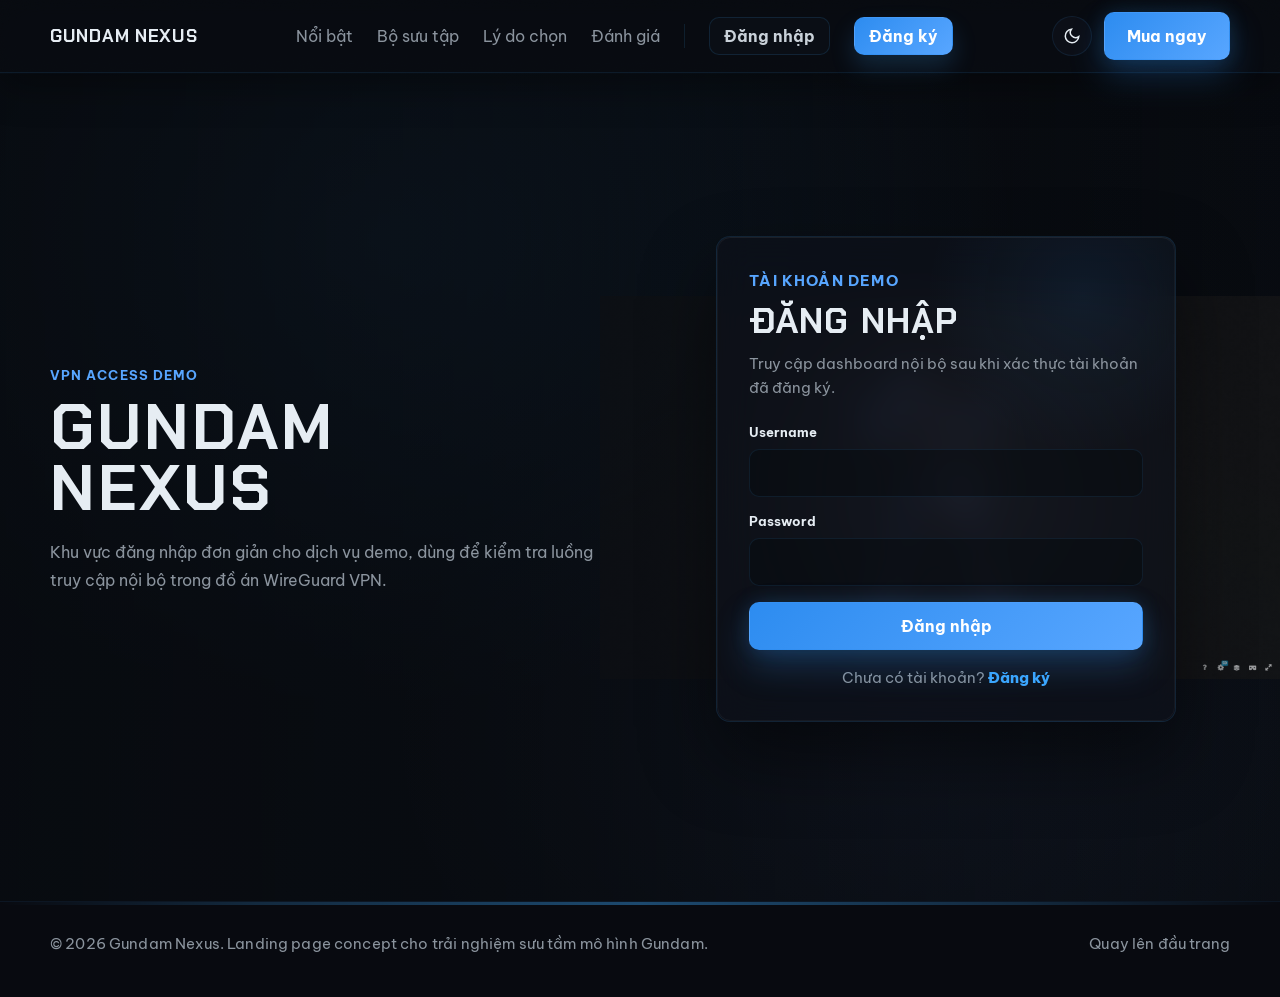
<file: dashboard.html>
<!DOCTYPE html>
<html lang="vi" data-theme="dark">
<head>
  <meta charset="UTF-8">
  <meta name="viewport" content="width=device-width, initial-scale=1.0">
  <meta name="description" content="Dashboard demo cho Gundam Nexus.">
  <meta property="og:title" content="Dashboard | Gundam Nexus">
  <meta property="og:description" content="Dashboard demo dùng localStorage cho đồ án VPN nội bộ.">
  <meta property="og:type" content="website">
  <meta property="og:image" content="./assets/images/Hinh-1.png">
  <link rel="icon" type="image/svg+xml" href="data:image/svg+xml,<svg xmlns='http://www.w3.org/2000/svg' viewBox='0 0 100 100'><text y='.9em' font-size='90'>🤖</text></svg>">
  <title>Dashboard | Gundam Nexus</title>
  <link rel="preconnect" href="https://fonts.googleapis.com">
  <link rel="preconnect" href="https://fonts.gstatic.com" crossorigin>
  <link href="https://fonts.googleapis.com/css2?family=Be+Vietnam+Pro:wght@400;500;600;700;800&family=Chakra+Petch:wght@500;600;700&display=swap" rel="stylesheet">
  <link rel="stylesheet" href="./css/base.css">
  <link rel="stylesheet" href="./css/layout.css">
  <link rel="stylesheet" href="./css/components.css">
  <link rel="stylesheet" href="./css/animations.css">
  <link rel="stylesheet" href="./css/responsive.css">
</head>
<body data-auth-page="dashboard">
  <a class="skip-link" href="#auth-main">Bỏ qua đến nội dung chính</a>
  <div class="scroll-progress" aria-hidden="true"></div>
  <div class="site-shell">
    <header class="site-header">
      <div class="container site-header__inner">
        <a class="brand" href="./index.html#hero">Gundam Nexus</a>
        <button class="hamburger" id="hamburger" type="button" aria-label="Mở menu" aria-expanded="false">
          <span class="hamburger__line"></span>
          <span class="hamburger__line"></span>
          <span class="hamburger__line"></span>
        </button>
        <nav class="main-nav" id="main-nav" aria-label="Điều hướng chính">
          <a href="./index.html#featured">Nổi bật</a>
          <a href="./index.html#collections">Bộ sưu tập</a>
          <a href="./index.html#benefits">Lý do chọn</a>
          <a href="./index.html#testimonials">Đánh giá</a>
          <span class="main-nav__divider" aria-hidden="true"></span>
          <a class="main-nav__auth" href="./login.html">Đăng nhập</a>
          <a class="main-nav__auth main-nav__auth--primary" href="./register.html">Đăng ký</a>
        </nav>
        <div class="site-header__actions">
          <button class="theme-toggle" id="theme-toggle" type="button" aria-label="Chuyển chế độ tối/sáng">
            <svg class="theme-toggle__icon theme-toggle__icon--sun" width="18" height="18" viewBox="0 0 24 24" fill="none" stroke="currentColor" stroke-width="2"><circle cx="12" cy="12" r="5"/><path d="M12 1v2M12 21v2M4.22 4.22l1.42 1.42M18.36 18.36l1.42 1.42M1 12h2M21 12h2M4.22 19.78l1.42-1.42M18.36 5.64l1.42-1.42"/></svg>
            <svg class="theme-toggle__icon theme-toggle__icon--moon" width="18" height="18" viewBox="0 0 24 24" fill="none" stroke="currentColor" stroke-width="2"><path d="M21 12.79A9 9 0 1111.21 3 7 7 0 0021 12.79z"/></svg>
          </button>
          <a class="button button--primary" href="./index.html#cta">Mua ngay</a>
        </div>
      </div>
    </header>

    <main>
      <section class="auth-section section" id="auth-main">
        <div class="container auth-layout">
          <div class="auth-copy">
            <p class="eyebrow">Internal access</p>
            <h1>Dashboard<br>demo</h1>
            <p>Khu vực này mô phỏng màn hình sau đăng nhập để kiểm tra dịch vụ khi nhân viên truy cập qua LAN hoặc WireGuard VPN.</p>
          </div>

          <div class="auth-panel">
            <section class="auth-card auth-dashboard" aria-labelledby="dashboard-title">
              <div class="auth-profile">
                <span class="auth-profile__badge">LAN/VPN</span>
                <h2 id="dashboard-title">Xin chào <span id="dashboard-username">user</span></h2>
                <p id="dashboard-status">Bạn đang truy cập hệ thống qua LAN/VPN nội bộ.</p>
              </div>

              <div class="auth-status-grid" aria-label="Thông tin tài khoản">
                <div class="auth-status-row">
                  <span>Vai trò mặc định</span>
                  <strong id="dashboard-role">Customer/User</strong>
                </div>
                <div class="auth-status-row">
                  <span>Họ tên</span>
                  <strong id="dashboard-full-name">-</strong>
                </div>
                <div class="auth-status-row">
                  <span>Email</span>
                  <strong id="dashboard-email">-</strong>
                </div>
              </div>

              <div class="auth-dashboard__actions">
                <button class="button button--primary" id="logout-button" type="button">Đăng xuất</button>
                <a class="button button--secondary" href="./index.html#featured">Về landing page</a>
              </div>
            </section>
          </div>
        </div>
      </section>
    </main>

    <footer class="site-footer">
      <div class="site-footer__separator" aria-hidden="true"></div>
      <div class="container site-footer__inner">
        <p>© 2026 Gundam Nexus. Landing page concept cho trải nghiệm sưu tầm mô hình Gundam.</p>
        <a href="./index.html#hero">Quay lên đầu trang</a>
      </div>
    </footer>
  </div>

  <script src="./js/enhancements.js"></script>
  <script src="./js/auth.js"></script>
</body>
</html>
</file>
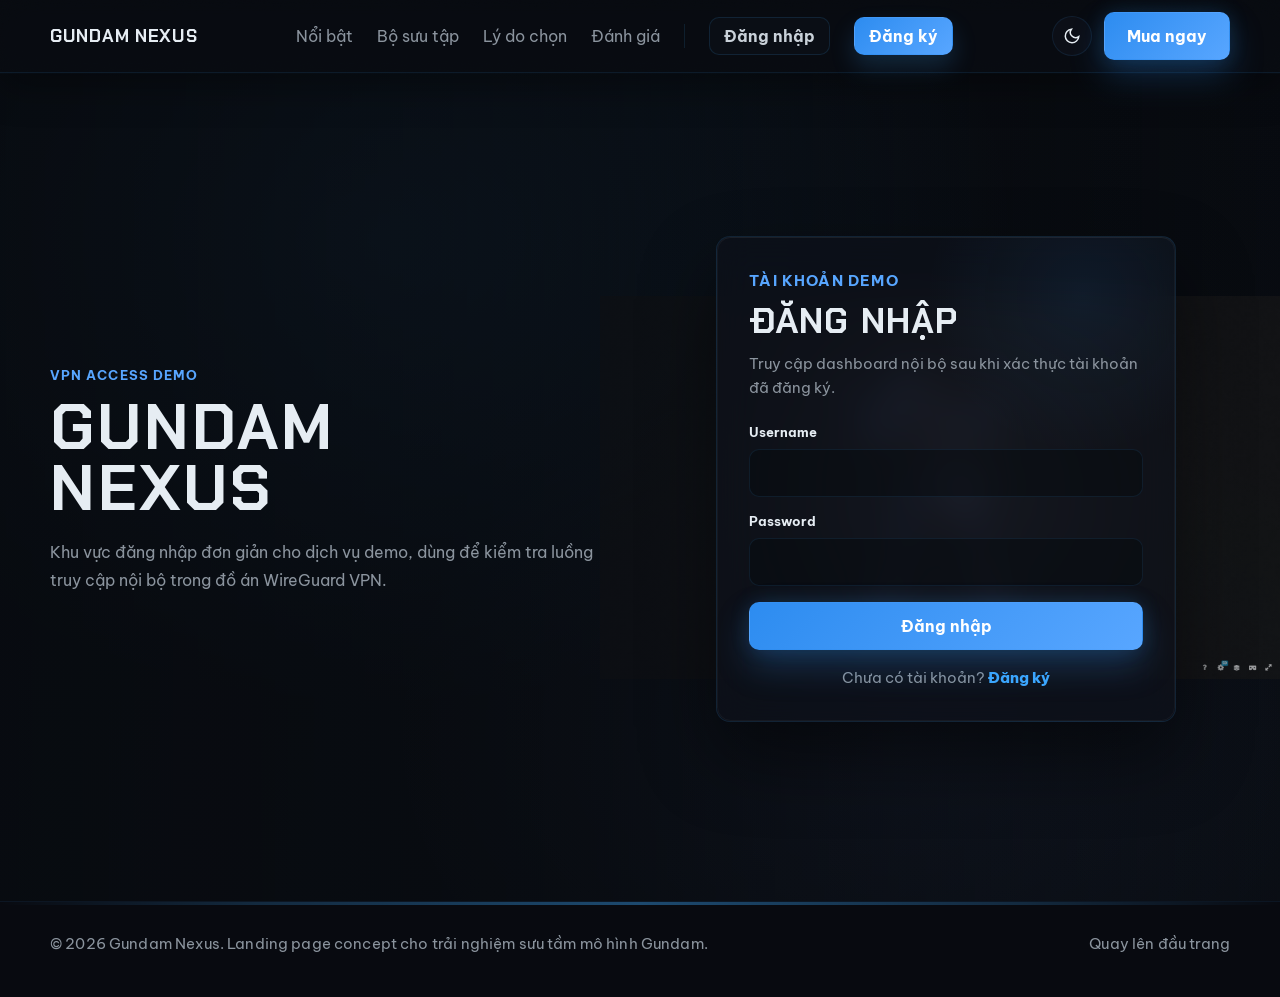
<file: login.html>
<!DOCTYPE html>
<html lang="vi" data-theme="dark">
<head>
  <meta charset="UTF-8">
  <meta name="viewport" content="width=device-width, initial-scale=1.0">
  <meta name="description" content="Đăng nhập demo cho Gundam Nexus.">
  <meta property="og:title" content="Đăng nhập | Gundam Nexus">
  <meta property="og:description" content="Trang đăng nhập demo dùng localStorage cho đồ án VPN nội bộ.">
  <meta property="og:type" content="website">
  <meta property="og:image" content="./assets/images/Hinh-1.png">
  <link rel="icon" type="image/svg+xml" href="data:image/svg+xml,<svg xmlns='http://www.w3.org/2000/svg' viewBox='0 0 100 100'><text y='.9em' font-size='90'>🤖</text></svg>">
  <title>Đăng nhập | Gundam Nexus</title>
  <link rel="preconnect" href="https://fonts.googleapis.com">
  <link rel="preconnect" href="https://fonts.gstatic.com" crossorigin>
  <link href="https://fonts.googleapis.com/css2?family=Be+Vietnam+Pro:wght@400;500;600;700;800&family=Chakra+Petch:wght@500;600;700&display=swap" rel="stylesheet">
  <link rel="stylesheet" href="./css/base.css">
  <link rel="stylesheet" href="./css/layout.css">
  <link rel="stylesheet" href="./css/components.css">
  <link rel="stylesheet" href="./css/animations.css">
  <link rel="stylesheet" href="./css/responsive.css">
</head>
<body data-auth-page="login">
  <a class="skip-link" href="#auth-main">Bỏ qua đến nội dung chính</a>
  <div class="scroll-progress" aria-hidden="true"></div>
  <div class="site-shell">
    <header class="site-header">
      <div class="container site-header__inner">
        <a class="brand" href="./index.html#hero">Gundam Nexus</a>
        <button class="hamburger" id="hamburger" type="button" aria-label="Mở menu" aria-expanded="false">
          <span class="hamburger__line"></span>
          <span class="hamburger__line"></span>
          <span class="hamburger__line"></span>
        </button>
        <nav class="main-nav" id="main-nav" aria-label="Điều hướng chính">
          <a href="./index.html#featured">Nổi bật</a>
          <a href="./index.html#collections">Bộ sưu tập</a>
          <a href="./index.html#benefits">Lý do chọn</a>
          <a href="./index.html#testimonials">Đánh giá</a>
          <span class="main-nav__divider" aria-hidden="true"></span>
          <a class="main-nav__auth" href="./login.html" aria-current="page">Đăng nhập</a>
          <a class="main-nav__auth main-nav__auth--primary" href="./register.html">Đăng ký</a>
        </nav>
        <div class="site-header__actions">
          <button class="theme-toggle" id="theme-toggle" type="button" aria-label="Chuyển chế độ tối/sáng">
            <svg class="theme-toggle__icon theme-toggle__icon--sun" width="18" height="18" viewBox="0 0 24 24" fill="none" stroke="currentColor" stroke-width="2"><circle cx="12" cy="12" r="5"/><path d="M12 1v2M12 21v2M4.22 4.22l1.42 1.42M18.36 18.36l1.42 1.42M1 12h2M21 12h2M4.22 19.78l1.42-1.42M18.36 5.64l1.42-1.42"/></svg>
            <svg class="theme-toggle__icon theme-toggle__icon--moon" width="18" height="18" viewBox="0 0 24 24" fill="none" stroke="currentColor" stroke-width="2"><path d="M21 12.79A9 9 0 1111.21 3 7 7 0 0021 12.79z"/></svg>
          </button>
          <a class="button button--primary" href="./index.html#cta">Mua ngay</a>
        </div>
      </div>
    </header>

    <main>
      <section class="auth-section section" id="auth-main">
        <div class="container auth-layout">
          <div class="auth-copy">
            <p class="eyebrow">VPN access demo</p>
            <h1>Gundam<br>Nexus</h1>
            <p>Khu vực đăng nhập đơn giản cho dịch vụ demo, dùng để kiểm tra luồng truy cập nội bộ trong đồ án WireGuard VPN.</p>
          </div>

          <div class="auth-panel">
            <section class="auth-card" aria-labelledby="login-title">
              <div class="auth-card__header">
                <p class="eyebrow">Tài khoản demo</p>
                <h2 id="login-title">Đăng nhập</h2>
                <p>Truy cập dashboard nội bộ sau khi xác thực tài khoản đã đăng ký.</p>
              </div>

              <form class="auth-form" id="login-form" novalidate>
                <div class="auth-field">
                  <label for="login-username">Username</label>
                  <input id="login-username" name="username" type="text" autocomplete="username" required>
                </div>

                <div class="auth-field">
                  <label for="login-password">Password</label>
                  <input id="login-password" name="password" type="password" autocomplete="current-password" minlength="6" required>
                </div>

                <p class="auth-message" id="login-message" hidden></p>

                <button class="button button--primary" type="submit">Đăng nhập</button>

                <p class="auth-form__footer">
                  Chưa có tài khoản? <a href="./register.html">Đăng ký</a>
                </p>
              </form>
            </section>
          </div>
        </div>
      </section>
    </main>

    <footer class="site-footer">
      <div class="site-footer__separator" aria-hidden="true"></div>
      <div class="container site-footer__inner">
        <p>© 2026 Gundam Nexus. Landing page concept cho trải nghiệm sưu tầm mô hình Gundam.</p>
        <a href="./index.html#hero">Quay lên đầu trang</a>
      </div>
    </footer>
  </div>

  <script src="./js/enhancements.js"></script>
  <script src="./js/auth.js"></script>
</body>
</html>
</file>
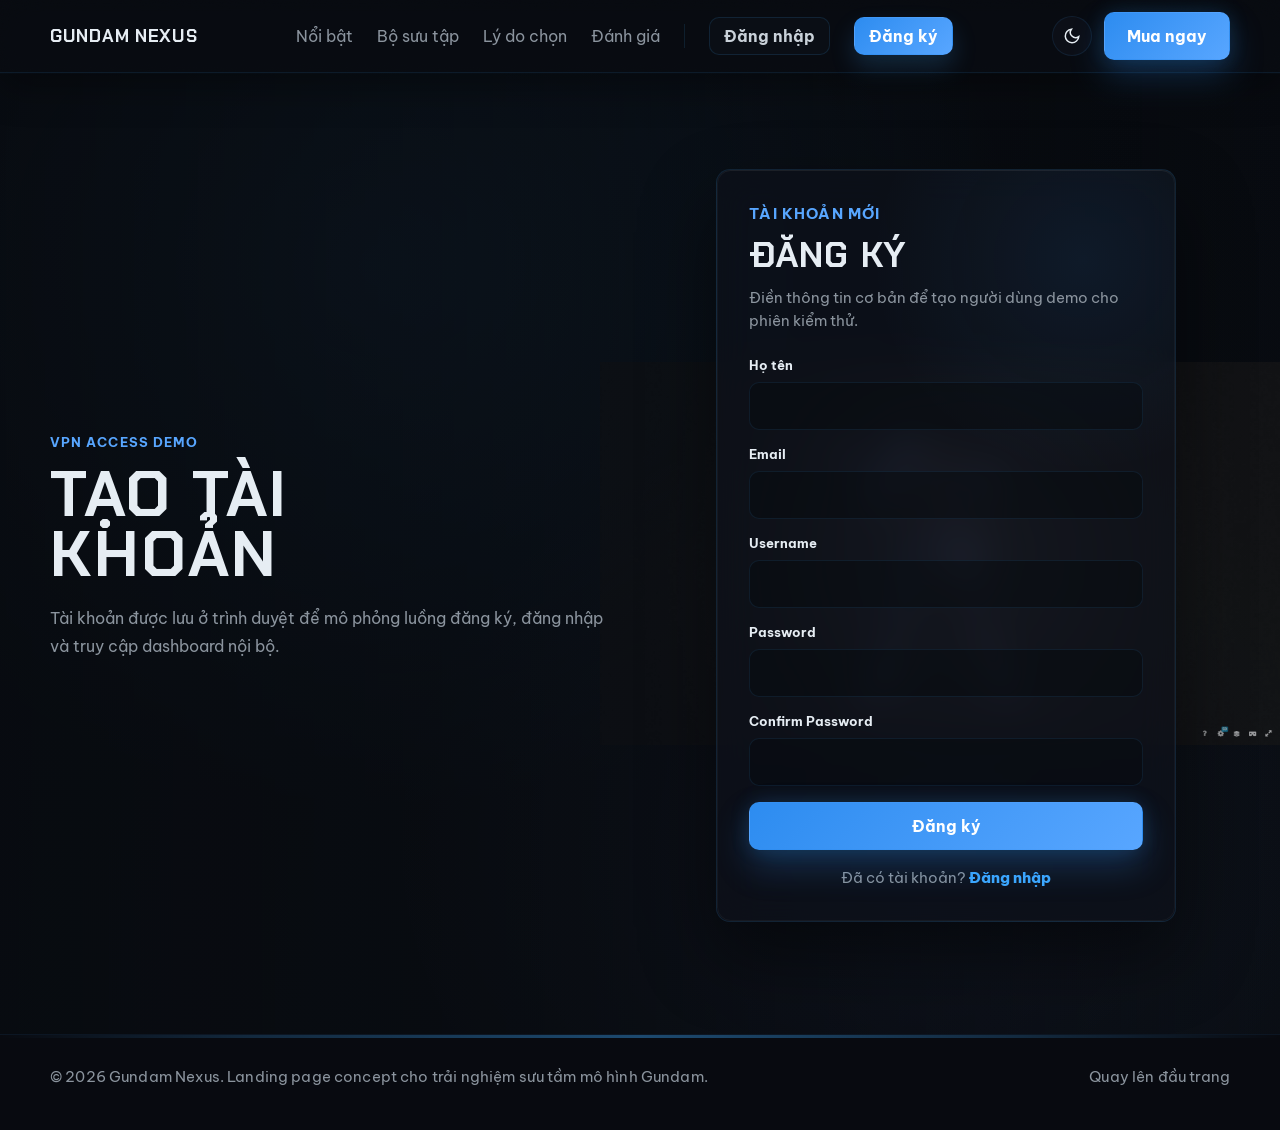
<file: register.html>
<!DOCTYPE html>
<html lang="vi" data-theme="dark">
<head>
  <meta charset="UTF-8">
  <meta name="viewport" content="width=device-width, initial-scale=1.0">
  <meta name="description" content="Đăng ký tài khoản demo cho Gundam Nexus.">
  <meta property="og:title" content="Đăng ký | Gundam Nexus">
  <meta property="og:description" content="Trang đăng ký demo dùng localStorage cho đồ án VPN nội bộ.">
  <meta property="og:type" content="website">
  <meta property="og:image" content="./assets/images/Hinh-1.png">
  <link rel="icon" type="image/svg+xml" href="data:image/svg+xml,<svg xmlns='http://www.w3.org/2000/svg' viewBox='0 0 100 100'><text y='.9em' font-size='90'>🤖</text></svg>">
  <title>Đăng ký | Gundam Nexus</title>
  <link rel="preconnect" href="https://fonts.googleapis.com">
  <link rel="preconnect" href="https://fonts.gstatic.com" crossorigin>
  <link href="https://fonts.googleapis.com/css2?family=Be+Vietnam+Pro:wght@400;500;600;700;800&family=Chakra+Petch:wght@500;600;700&display=swap" rel="stylesheet">
  <link rel="stylesheet" href="./css/base.css">
  <link rel="stylesheet" href="./css/layout.css">
  <link rel="stylesheet" href="./css/components.css">
  <link rel="stylesheet" href="./css/animations.css">
  <link rel="stylesheet" href="./css/responsive.css">
</head>
<body data-auth-page="register">
  <a class="skip-link" href="#auth-main">Bỏ qua đến nội dung chính</a>
  <div class="scroll-progress" aria-hidden="true"></div>
  <div class="site-shell">
    <header class="site-header">
      <div class="container site-header__inner">
        <a class="brand" href="./index.html#hero">Gundam Nexus</a>
        <button class="hamburger" id="hamburger" type="button" aria-label="Mở menu" aria-expanded="false">
          <span class="hamburger__line"></span>
          <span class="hamburger__line"></span>
          <span class="hamburger__line"></span>
        </button>
        <nav class="main-nav" id="main-nav" aria-label="Điều hướng chính">
          <a href="./index.html#featured">Nổi bật</a>
          <a href="./index.html#collections">Bộ sưu tập</a>
          <a href="./index.html#benefits">Lý do chọn</a>
          <a href="./index.html#testimonials">Đánh giá</a>
          <span class="main-nav__divider" aria-hidden="true"></span>
          <a class="main-nav__auth" href="./login.html">Đăng nhập</a>
          <a class="main-nav__auth main-nav__auth--primary" href="./register.html" aria-current="page">Đăng ký</a>
        </nav>
        <div class="site-header__actions">
          <button class="theme-toggle" id="theme-toggle" type="button" aria-label="Chuyển chế độ tối/sáng">
            <svg class="theme-toggle__icon theme-toggle__icon--sun" width="18" height="18" viewBox="0 0 24 24" fill="none" stroke="currentColor" stroke-width="2"><circle cx="12" cy="12" r="5"/><path d="M12 1v2M12 21v2M4.22 4.22l1.42 1.42M18.36 18.36l1.42 1.42M1 12h2M21 12h2M4.22 19.78l1.42-1.42M18.36 5.64l1.42-1.42"/></svg>
            <svg class="theme-toggle__icon theme-toggle__icon--moon" width="18" height="18" viewBox="0 0 24 24" fill="none" stroke="currentColor" stroke-width="2"><path d="M21 12.79A9 9 0 1111.21 3 7 7 0 0021 12.79z"/></svg>
          </button>
          <a class="button button--primary" href="./index.html#cta">Mua ngay</a>
        </div>
      </div>
    </header>

    <main>
      <section class="auth-section section" id="auth-main">
        <div class="container auth-layout">
          <div class="auth-copy">
            <p class="eyebrow">VPN access demo</p>
            <h1>Tạo tài<br>khoản</h1>
            <p>Tài khoản được lưu ở trình duyệt để mô phỏng luồng đăng ký, đăng nhập và truy cập dashboard nội bộ.</p>
          </div>

          <div class="auth-panel">
            <section class="auth-card" aria-labelledby="register-title">
              <div class="auth-card__header">
                <p class="eyebrow">Tài khoản mới</p>
                <h2 id="register-title">Đăng ký</h2>
                <p>Điền thông tin cơ bản để tạo người dùng demo cho phiên kiểm thử.</p>
              </div>

              <form class="auth-form" id="register-form" novalidate>
                <div class="auth-field">
                  <label for="register-full-name">Họ tên</label>
                  <input id="register-full-name" name="fullName" type="text" autocomplete="name" required>
                </div>

                <div class="auth-field">
                  <label for="register-email">Email</label>
                  <input id="register-email" name="email" type="email" autocomplete="email" required>
                </div>

                <div class="auth-field">
                  <label for="register-username">Username</label>
                  <input id="register-username" name="username" type="text" autocomplete="username" required>
                </div>

                <div class="auth-field">
                  <label for="register-password">Password</label>
                  <input id="register-password" name="password" type="password" autocomplete="new-password" minlength="6" required>
                </div>

                <div class="auth-field">
                  <label for="register-confirm-password">Confirm Password</label>
                  <input id="register-confirm-password" name="confirmPassword" type="password" autocomplete="new-password" minlength="6" required>
                </div>

                <p class="auth-message" id="register-message" hidden></p>

                <button class="button button--primary" type="submit">Đăng ký</button>

                <p class="auth-form__footer">
                  Đã có tài khoản? <a href="./login.html">Đăng nhập</a>
                </p>
              </form>
            </section>
          </div>
        </div>
      </section>
    </main>

    <footer class="site-footer">
      <div class="site-footer__separator" aria-hidden="true"></div>
      <div class="container site-footer__inner">
        <p>© 2026 Gundam Nexus. Landing page concept cho trải nghiệm sưu tầm mô hình Gundam.</p>
        <a href="./index.html#hero">Quay lên đầu trang</a>
      </div>
    </footer>
  </div>

  <script src="./js/enhancements.js"></script>
  <script src="./js/auth.js"></script>
</body>
</html>
</file>
<file: css/base.css>
:root {
  --bg-primary: #f5f9fc;
  --bg-secondary: #eaf2f9;
  --surface: rgba(255, 255, 255, 0.9);
  --surface-strong: #ffffff;
  --border-soft: rgba(18, 36, 62, 0.12);
  --text-primary: #121926;
  --text-secondary: #5b6b84;
  --accent-blue: #3da8ff;
  --accent-red: #ff6b6b;
  --accent-violet: #7f9bff;
  --accent-glow: rgba(61, 168, 255, 0.22);
  --shadow-strong: 0 20px 50px rgba(18, 36, 62, 0.12);
  --radius-sm: 6px;
  --radius-md: 10px;
  --radius-lg: 14px;
  --radius-xl: 20px;
  --container-width: 1180px;
  --font-display: "Chakra Petch", sans-serif;
  --font-body: "Be Vietnam Pro", sans-serif;
  --transition-base: 220ms ease;
  --glass-bg: rgba(255, 255, 255, 0.06);
  --glass-border: rgba(255, 255, 255, 0.12);
  --glass-blur: 20px;
  --glow-primary: rgba(61, 168, 255, 0.35);
  --glow-warm: rgba(255, 205, 91, 0.2);
  color-scheme: light;
}

[data-theme="dark"] {
  --bg-primary: #080b10;
  --bg-secondary: #0f1319;
  --surface: rgba(14, 18, 26, 0.88);
  --surface-strong: #111620;
  --border-soft: rgba(61, 168, 255, 0.1);
  --text-primary: #e6edf3;
  --text-secondary: #8b949e;
  --accent-glow: rgba(61, 168, 255, 0.4);
  --shadow-strong: 0 20px 60px rgba(0, 0, 0, 0.6);
  --glass-bg: rgba(14, 18, 26, 0.55);
  --glass-border: rgba(61, 168, 255, 0.12);
  --glow-primary: rgba(61, 168, 255, 0.5);
  --glow-warm: rgba(255, 205, 91, 0.25);
  color-scheme: dark;
}

*,
*::before,
*::after {
  box-sizing: border-box;
}

html {
  scroll-behavior: smooth;
}

body {
  margin: 0;
  min-width: 320px;
  font-family: var(--font-body);
  color: var(--text-primary);
  background: var(--bg-primary);
  transition: background-color 0.3s ease, color 0.3s ease;
}

[data-theme="dark"] body {
  background:
    radial-gradient(ellipse at 20% 0%, rgba(61, 168, 255, 0.12), transparent 40%),
    radial-gradient(ellipse at 80% 20%, rgba(127, 155, 255, 0.06), transparent 36%),
    radial-gradient(ellipse at 50% 80%, rgba(255, 205, 91, 0.04), transparent 30%),
    var(--bg-primary);
}

img {
  display: block;
  max-width: 100%;
}

a {
  color: inherit;
  text-decoration: none;
}

button,
input,
textarea,
select {
  font: inherit;
}

ul {
  margin: 0;
  padding: 0;
  list-style: none;
}

h1,
h2,
h3,
p,
blockquote {
  margin: 0;
}
</file>
<file: css/layout.css>
.site-shell {
  position: relative;
  overflow: hidden;
  background:
    linear-gradient(180deg, #ffffff 0%, #f7fbff 42%, #ffffff 100%);
  color: #121926;
}

[data-theme="dark"] .site-shell {
  background:
    linear-gradient(180deg, #080b10 0%, #0f1319 30%, #080b10 60%, #0f1319 100%);
  color: #e6edf3;
}

.container {
  width: min(calc(100% - 32px), var(--container-width));
  margin: 0 auto;
}

.section {
  padding: 88px 0;
}

.site-header {
  position: sticky;
  top: 0;
  z-index: 30;
  backdrop-filter: blur(18px) saturate(1.4);
  -webkit-backdrop-filter: blur(18px) saturate(1.4);
  background: rgba(255, 255, 255, 0.72);
  border-bottom: 1px solid rgba(61, 168, 255, 0.12);
  box-shadow: 0 10px 24px rgba(24, 45, 73, 0.06);
}

[data-theme="dark"] .site-header {
  background: rgba(8, 11, 16, 0.72);
  border-bottom-color: rgba(61, 168, 255, 0.1);
  box-shadow:
    0 10px 40px rgba(0, 0, 0, 0.4),
    0 0 1px rgba(61, 168, 255, 0.2);
}

.site-header__inner,
.site-footer__inner,
.cta__inner {
  display: flex;
  align-items: center;
  justify-content: space-between;
  gap: 24px;
}

.site-header__inner {
  min-height: 72px;
}

.hero__grid,
.product-grid,
.collection-grid,
.testimonial-grid {
  display: grid;
  gap: 24px;
}

.hero__grid {
  grid-template-columns: minmax(0, 1fr);
  align-items: end;
  min-height: calc(100vh - 88px);
  padding: 0 0 28px;
}

.product-showroom {
  display: grid;
  grid-template-columns: minmax(0, 0.72fr) minmax(370px, 1.28fr);
  align-items: start;
  gap: 32px;
  margin-bottom: 22px;
}

.product-grid {
  grid-template-columns: 1fr;
  gap: 10px;
}

.collection-grid {
  grid-template-columns: repeat(4, minmax(0, 1fr));
}

.testimonial-grid {
  grid-template-columns: repeat(3, minmax(0, 1fr));
}

.site-footer {
  border-top: 1px solid rgba(61, 168, 255, 0.1);
  padding: 32px 0 44px;
  background:
    linear-gradient(180deg, rgba(247, 251, 255, 0.6), rgba(255, 255, 255, 0.96));
}

[data-theme="dark"] .site-footer {
  background: rgba(8, 11, 16, 0.9);
  border-top-color: rgba(61, 168, 255, 0.08);
}

.cta__actions {
  flex-shrink: 0;
}
</file>
<file: css/components.css>
.brand,
.hero__title,
.hero__display-card h2,
.product-preview__info h3,
.section-heading h2,
.cta h2 {
  font-family: var(--font-display), var(--font-body), sans-serif;
}

[data-theme="dark"] .brand {
  color: #e6edf3;
}

.brand {
  color: #12243e;
  font-size: 1.12rem;
  font-weight: 800;
  letter-spacing: 0.04em;
  text-transform: uppercase;
}

.main-nav {
  display: flex;
  align-items: center;
  gap: 24px;
  color: #5d6d85;
}

.main-nav a {
  transition: color var(--transition-base);
}

.main-nav a:hover,
.site-footer a:hover {
  color: #2a92eb;
}

.main-nav__divider {
  width: 1px;
  height: 24px;
  background: var(--border-soft);
}

.main-nav__auth {
  min-height: 38px;
  padding: 0 14px;
  border: 1px solid var(--border-soft);
  border-radius: var(--radius-md);
  display: inline-flex;
  align-items: center;
  justify-content: center;
  color: var(--text-primary);
  font-weight: 700;
  transition:
    transform var(--transition-base),
    border-color var(--transition-base),
    background var(--transition-base),
    color var(--transition-base);
}

.main-nav__auth:hover {
  transform: translateY(-1px);
  border-color: rgba(61, 168, 255, 0.34);
  background: rgba(61, 168, 255, 0.08);
}

.main-nav__auth--primary {
  color: #ffffff;
  border-color: transparent;
  background: linear-gradient(135deg, #3da8ff, #7fd6ff);
  box-shadow: 0 12px 24px rgba(61, 168, 255, 0.18);
}

.main-nav__auth--primary:hover {
  color: #ffffff;
  box-shadow: 0 16px 30px rgba(61, 168, 255, 0.24);
}

.eyebrow {
  margin-bottom: 0;
  color: #3da8ff;
  font-size: 0.84rem;
  font-weight: 700;
  letter-spacing: 0.08em;
  text-transform: uppercase;
}

.button {
  position: relative;
  display: inline-flex;
  align-items: center;
  justify-content: center;
  min-height: 48px;
  padding: 0 22px;
  border: 1px solid transparent;
  border-radius: var(--radius-md);
  overflow: hidden;
  font-weight: 700;
  transform-origin: center;
  transition:
    transform 220ms cubic-bezier(0.22, 1, 0.36, 1),
    box-shadow 260ms ease,
    border-color 220ms ease,
    background-color 220ms ease,
    color 220ms ease;
}

.button:hover {
  transform: translateY(-2px) scale(1.02);
}

.button:active {
  transform: translateY(0) scale(0.985);
}

.button:focus-visible {
  outline: 2px solid rgba(61, 168, 255, 0.45);
  outline-offset: 2px;
}

.button--primary {
  color: #ffffff;
  background: linear-gradient(135deg, #3da8ff, #7fd6ff);
  box-shadow: 0 16px 30px rgba(61, 168, 255, 0.22);
}

.button--primary:hover {
  box-shadow: 0 20px 38px rgba(61, 168, 255, 0.28);
}

.button--secondary {
  color: #16365b;
  border-color: rgba(61, 168, 255, 0.2);
  background: rgba(255, 255, 255, 0.9);
  box-shadow: 0 12px 26px rgba(24, 45, 73, 0.08);
}

.button--secondary:hover {
  box-shadow: 0 16px 30px rgba(61, 168, 255, 0.14);
}

.button--ghost {
  color: #16365b;
  border-color: transparent;
  background: transparent;
}

.button--ghost:hover {
  color: #0f87e6;
  box-shadow: 0 12px 24px rgba(61, 168, 255, 0.08);
}

.button--large {
  min-width: 160px;
}

.hero {
  position: relative;
  width: 100%;
  margin: 0;
  min-height: calc(100vh - 88px);
  padding: 0;
  border: 0;
  border-radius: 0;
  overflow: hidden;
  background:
    radial-gradient(circle at top left, rgba(126, 203, 255, 0.3), transparent 28%),
    radial-gradient(circle at 84% 18%, rgba(255, 210, 112, 0.18), transparent 18%),
    linear-gradient(180deg, #ffffff 0%, #f5faff 58%, #edf5fb 100%);
  color: #121926;
}

[data-theme="dark"] .hero {
  background:
    radial-gradient(ellipse at 30% 20%, rgba(61, 168, 255, 0.15), transparent 50%),
    radial-gradient(ellipse at 70% 80%, rgba(127, 155, 255, 0.08), transparent 40%),
    linear-gradient(180deg, #080b10 0%, #0a0e14 100%);
  color: #e6edf3;
}

.hero::before {
  content: "";
  position: absolute;
  inset: 0;
  z-index: 1;
  background: linear-gradient(
    180deg,
    transparent 0%,
    transparent 50%,
    rgba(8, 11, 16, 0.4) 80%,
    rgba(8, 11, 16, 0.7) 100%
  );
  pointer-events: none;
  opacity: 0;
  transition: opacity 0.3s ease;
}

[data-theme="dark"] .hero::before {
  opacity: 1;
}

.hero::after {
  display: none;
}

.hero__showcase-backdrop {
  position: absolute;
  inset: 0;
  z-index: 0;
  border-radius: inherit;
  overflow: hidden;
}

.hero__showcase-iframe {
  display: block;
  width: 100%;
  height: 100%;
  border: 0;
  border-radius: inherit;
  transform: scale(1.03);
  transform-origin: center;
}

.hero__showcase-wash {
  display: none;
}

.hero__grid,
.hero__content {
  animation: heroFadeIn 620ms ease both;
}

.hero__grid {
  position: relative;
  z-index: 2;
  pointer-events: none;
}

/* ── Hero Content (replaces cta-cluster) ── */

.hero__content {
  position: absolute;
  left: 28px;
  bottom: 80px;
  z-index: 3;
  max-width: 480px;
  pointer-events: auto;
}

.hero__content .hero__cta-meta {
  margin: 0 0 8px;
  color: #5b6b84;
  font-size: 0.72rem;
  font-weight: 700;
  letter-spacing: 0.08em;
  text-transform: uppercase;
}

[data-theme="dark"] .hero__content .hero__cta-meta {
  color: rgba(61, 168, 255, 0.7);
}

.hero__content .hero__headline {
  margin: 0 0 12px;
  font-family: var(--font-display), var(--font-body), sans-serif;
  font-size: clamp(2.4rem, 5vw, 4rem);
  font-weight: 800;
  line-height: 0.95;
  letter-spacing: 0.04em;
  text-transform: uppercase;
  color: #121926;
}

[data-theme="dark"] .hero__content .hero__headline {
  color: #e6edf3;
  text-shadow: 0 2px 20px rgba(0, 0, 0, 0.4);
}

.hero__tagline {
  margin: 0 0 18px;
  font-size: 0.92rem;
  line-height: 1.55;
  color: #5b6b84;
  max-width: 36ch;
}

[data-theme="dark"] .hero__tagline {
  color: #8b949e;
}

.hero__content .hero__actions {
  display: flex;
  flex-wrap: nowrap;
  gap: 10px;
}

.hero__content .button {
  min-height: 44px;
  padding: 0 20px;
  border-radius: 10px;
  font-size: 0.88rem;
}

/* ── Hero Big Title Overlay ── */

.hero__big-title {
  position: absolute;
  bottom: 12%;
  right: -2%;
  z-index: 1;
  margin: 0;
  font-family: var(--font-display), var(--font-body), sans-serif;
  font-size: clamp(5rem, 14vw, 14rem);
  font-weight: 800;
  letter-spacing: 0.06em;
  line-height: 0.85;
  text-transform: uppercase;
  color: transparent;
  -webkit-text-stroke: 1px rgba(61, 168, 255, 0.15);
  pointer-events: none;
  user-select: none;
  opacity: 0.5;
}

[data-theme="dark"] .hero__big-title {
  -webkit-text-stroke: 1.5px rgba(61, 168, 255, 0.2);
  opacity: 0.6;
  text-shadow: 0 0 60px rgba(61, 168, 255, 0.1);
}

/* ── Hero Counter (01/09) ── */

.hero__counter {
  position: absolute;
  left: 28px;
  bottom: 28px;
  z-index: 3;
  display: flex;
  align-items: baseline;
  gap: 2px;
  font-family: var(--font-display), var(--font-body), sans-serif;
  pointer-events: none;
}

.hero__counter-current {
  font-size: clamp(2.4rem, 4vw, 3.6rem);
  font-weight: 800;
  color: #3da8ff;
  line-height: 1;
}

.hero__counter-divider {
  font-size: 1.2rem;
  color: rgba(61, 168, 255, 0.4);
  margin: 0 4px;
  font-weight: 600;
}

.hero__counter-total {
  font-size: 1.2rem;
  font-weight: 600;
  color: #5b6b84;
}

[data-theme="dark"] .hero__counter-current {
  color: #3da8ff;
  text-shadow: 0 0 20px rgba(61, 168, 255, 0.4);
}

[data-theme="dark"] .hero__counter-total {
  color: #8b949e;
}

/* ── Hero Stats Bar ── */

.hero__stats-bar {
  position: absolute;
  bottom: 0;
  left: 0;
  right: 0;
  z-index: 3;
  display: flex;
  align-items: center;
  justify-content: center;
  gap: 0;
  padding: 0;
  pointer-events: none;
}

.hero__stat {
  display: flex;
  flex-direction: column;
  align-items: center;
  gap: 4px;
  padding: 16px 32px;
  border-right: 1px solid rgba(61, 168, 255, 0.1);
  background: rgba(255, 255, 255, 0.6);
  backdrop-filter: blur(12px);
  -webkit-backdrop-filter: blur(12px);
}

.hero__stat:first-child {
  border-left: 1px solid rgba(61, 168, 255, 0.1);
}

[data-theme="dark"] .hero__stat {
  background: rgba(8, 11, 16, 0.55);
  border-right-color: rgba(61, 168, 255, 0.08);
}

[data-theme="dark"] .hero__stat:first-child {
  border-left-color: rgba(61, 168, 255, 0.08);
}

.hero__stat strong {
  font-family: var(--font-display), var(--font-body), sans-serif;
  font-size: 1.1rem;
  font-weight: 800;
  color: #121926;
  letter-spacing: 0.02em;
}

[data-theme="dark"] .hero__stat strong {
  color: #e6edf3;
}

.hero__stat span {
  font-size: 0.72rem;
  font-weight: 600;
  color: #5b6b84;
  letter-spacing: 0.06em;
  text-transform: uppercase;
}

[data-theme="dark"] .hero__stat span {
  color: #8b949e;
}

.hero__headline {
  margin: 0 0 12px;
  color: #121926;
  font-family: var(--font-display), var(--font-body), sans-serif;
  font-size: clamp(2.4rem, 5vw, 4rem);
  font-weight: 800;
  letter-spacing: 0.04em;
  text-transform: uppercase;
  line-height: 0.95;
}

.hero__status-row {
  display: flex;
  align-items: center;
  flex-wrap: wrap;
  gap: 12px;
  margin-bottom: 18px;
}

.hero__status-pill,
.hero__display-meta span,
.product-preview__meta span,
.product-preview__tag,
.quote-card,
.cta__inner {
  border: 1px solid rgba(61, 168, 255, 0.14);
  border-radius: var(--radius-md);
  background: rgba(255, 255, 255, 0.92);
}

[data-theme="dark"] .hero__status-pill,
[data-theme="dark"] .hero__display-meta span,
[data-theme="dark"] .product-preview__meta span,
[data-theme="dark"] .product-preview__tag,
[data-theme="dark"] .quote-card,
[data-theme="dark"] .cta__inner {
  border-color: rgba(61, 168, 255, 0.1);
  background: var(--glass-bg);
  backdrop-filter: blur(var(--glass-blur)) saturate(1.3);
  -webkit-backdrop-filter: blur(var(--glass-blur)) saturate(1.3);
}

.hero__status-pill {
  display: inline-flex;
  align-items: center;
  min-height: 34px;
  padding: 0 14px;
  color: #4d5d76;
  font-size: 0.92rem;
  box-shadow: 0 10px 22px rgba(61, 168, 255, 0.08);
}

.hero__title {
  max-width: 13ch;
  margin-top: 12px;
  color: #121926;
  font-size: clamp(2rem, 4.1vw, 4rem);
  line-height: 0.98;
  text-transform: uppercase;
}

.hero__text,
.section-heading p,
.benefit-item p,
.info-card p,
.quote-card footer,
.product-card__description,
.site-footer {
  color: #5b6b84;
}

.hero__text {
  max-width: 38ch;
  margin-top: 10px;
  font-size: 0.96rem;
  line-height: 1.58;
}

.hero__actions {
  display: flex;
  flex-wrap: nowrap;
  gap: 10px;
  margin-top: 8px;
}

.hero__note {
  max-width: 50ch;
  margin-top: 18px;
  color: #567089;
  font-size: 0.98rem;
  line-height: 1.68;
}

.hero__stats {
  display: flex;
  flex-wrap: wrap;
  gap: 28px;
  margin-top: 28px;
}

.hero__stats strong,
.product-preview__price-row strong {
  display: block;
  font-family: var(--font-display), var(--font-body), sans-serif;
}

.hero__stats strong {
  margin-bottom: 6px;
  color: #121926;
  font-size: 1.36rem;
}

.hero__stats span {
  color: #5a6982;
}

.hero__display-frame,
.product-showroom__grid-panel,
.product-preview__frame {
  position: relative;
  overflow: hidden;
  border-radius: var(--radius-lg);
  box-shadow:
    0 22px 56px rgba(24, 45, 73, 0.1),
    inset 0 1px 0 rgba(255, 255, 255, 0.86);
}

.hero__display-frame {
  min-height: 620px;
  padding: 18px;
  border: 1px solid rgba(61, 168, 255, 0.18);
  background:
    linear-gradient(180deg, rgba(255, 255, 255, 0.96), rgba(242, 248, 255, 0.94)),
    #ffffff;
}

.hero__display-header {
  display: flex;
  align-items: center;
  justify-content: space-between;
  gap: 16px;
  min-height: 44px;
  padding: 0 12px;
  border: 1px solid rgba(61, 168, 255, 0.16);
  border-radius: 10px;
  background: linear-gradient(180deg, rgba(255, 255, 255, 0.92), rgba(236, 245, 253, 0.86));
  box-shadow: 0 10px 22px rgba(24, 45, 73, 0.06);
  color: #5b6b84;
  font-size: 0.88rem;
}

.hero__display-header strong {
  color: #121926;
  font-family: var(--font-display), var(--font-body), sans-serif;
}


.hero__showcase-panel {
  display: none;
}

.hero__showcase-badge {
  position: static;
  margin-top: 14px;
  display: inline-flex;
  align-items: center;
  min-height: 32px;
  padding: 0 12px;
  border: 1px solid rgba(61, 168, 255, 0.16);
  border-radius: 999px;
  background: rgba(255, 255, 255, 0.92);
  color: #2f5172;
  font-size: 0.8rem;
  font-weight: 700;
  box-shadow: 0 10px 24px rgba(24, 45, 73, 0.08);
}

.hero__showcase-image-wrap,
.hero__showcase-image,
.hero__showcase-specs {
  display: none;
}

.hero__display-glow {
  position: absolute;
  border-radius: 50%;
  filter: none;
}

.hero__display-glow--blue {
  top: 94px;
  left: 36px;
  width: 180px;
  height: 180px;
  background: rgba(126, 203, 255, 0.22);
}

.hero__display-glow--gold {
  right: 46px;
  top: 168px;
  width: 120px;
  height: 120px;
  background: rgba(255, 205, 91, 0.12);
}

.featured {
  background: linear-gradient(180deg, #ffffff 0%, #f7fbff 100%);
}

.product-section__heading {
  max-width: 680px;
  margin-bottom: 40px;
}

.product-section__heading p {
  margin-top: 16px;
}

.product-showroom__grid-panel,
.product-preview__frame {
  border: 1px solid rgba(61, 168, 255, 0.12);
}

.product-showroom__grid-panel {
  --panel-accent-soft: rgba(123, 208, 255, 0.2);
  --panel-warm-soft: rgba(255, 205, 91, 0.12);
  display: grid;
  gap: 10px;
  padding: 14px;
  isolation: isolate;
  background:
    radial-gradient(circle at 78% 16%, rgba(255, 225, 153, 0.14), transparent 24%),
    radial-gradient(circle at 16% 22%, rgba(147, 214, 255, 0.18), transparent 30%),
    linear-gradient(170deg, rgba(242, 250, 255, 0.98), rgba(230, 242, 253, 0.96));
  box-shadow:
    0 30px 64px rgba(24, 45, 73, 0.12),
    inset 0 1px 0 rgba(255, 255, 255, 0.9);
}

.product-showroom__grid-panel::before,
.product-showroom__grid-panel::after {
  content: "";
  position: absolute;
  pointer-events: none;
  z-index: 0;
}

.product-showroom__grid-panel::before {
  inset: 8px;
  border: 1px solid rgba(61, 168, 255, 0.06);
  border-radius: var(--radius-md);
  background:
    linear-gradient(180deg, rgba(61, 168, 255, 0.04), rgba(255, 255, 255, 0) 34%),
    linear-gradient(180deg, rgba(255, 255, 255, 0.9), rgba(240, 247, 255, 0.4));
}

.product-showroom__grid-panel::after {
  left: 18%;
  right: 18%;
  top: 60px;
  height: 150px;
  border-radius: 50%;
  background: radial-gradient(circle, var(--panel-accent-soft), transparent 74%);
  filter: blur(16px);
  opacity: 0.62;
}

.product-showroom__grid-panel > * {
  position: relative;
  z-index: 1;
}

.product-grid.is-page-switching {
  pointer-events: none;
}

.product-grid.is-page-switching.is-forward {
  animation: productPageSwapForward 340ms cubic-bezier(0.22, 1, 0.36, 1);
}

.product-grid.is-page-switching.is-backward {
  animation: productPageSwapBackward 340ms cubic-bezier(0.22, 1, 0.36, 1);
}

.product-pagination {
  display: flex;
  align-items: center;
  justify-content: center;
  gap: 6px;
  margin-top: 8px;
}

.product-pagination__arrow,
.product-pagination__page {
  min-width: 30px;
  height: 30px;
  border: 1px solid rgba(61, 168, 255, 0.18);
  border-radius: 999px;
  background: rgba(255, 255, 255, 0.92);
  color: #264667;
  font-size: 0.82rem;
  font-weight: 700;
  transition:
    transform 180ms ease,
    border-color 220ms ease,
    box-shadow 220ms ease,
    background-color 220ms ease,
    color 220ms ease;
}

.product-pagination__arrow:hover:not(:disabled),
.product-pagination__page:hover {
  transform: translateY(-2px);
  border-color: rgba(61, 168, 255, 0.34);
  box-shadow: 0 10px 20px rgba(24, 45, 73, 0.1);
}

.product-pagination__arrow:disabled {
  cursor: not-allowed;
  opacity: 0.42;
}

.product-pagination__pages {
  display: flex;
  align-items: center;
  gap: 8px;
}

.product-pagination__page.is-current {
  border-color: rgba(61, 168, 255, 0.46);
  background: linear-gradient(180deg, #ffffff 0%, #eaf6ff 100%);
  color: #103356;
  box-shadow:
    0 12px 20px rgba(61, 168, 255, 0.18),
    0 0 0 1px rgba(61, 168, 255, 0.08);
}

@keyframes productPageSwapForward {
  from {
    opacity: 0;
    transform: translateX(14px);
  }

  to {
    opacity: 1;
    transform: translateX(0);
  }
}

@keyframes productPageSwapBackward {
  from {
    opacity: 0;
    transform: translateX(-14px);
  }

  to {
    opacity: 1;
    transform: translateX(0);
  }
}

.product-card {
  position: relative;
  isolation: isolate;
  display: grid;
  grid-template-columns: 72px 1fr;
  align-items: center;
  gap: 12px;
  width: 100%;
  padding: 10px;
  border: 1px solid rgba(20, 42, 78, 0.08);
  border-radius: var(--radius-md);
  background: linear-gradient(180deg, #ffffff 0%, #f8fbff 100%);
  box-shadow: 0 8px 20px rgba(20, 42, 78, 0.05);
  backface-visibility: hidden;
  cursor: pointer;
  text-align: left;
  overflow: hidden;
  transition:
    transform 260ms cubic-bezier(0.22, 1, 0.36, 1),
    box-shadow 320ms ease,
    border-color 280ms ease,
    background-color 280ms ease;
}

.product-card::before {
  content: "";
  position: absolute;
  left: var(--ripple-x, 50%);
  top: var(--ripple-y, 50%);
  width: 12px;
  height: 12px;
  border-radius: 50%;
  transform: translate(-50%, -50%) scale(0);
  background: var(--card-accent-soft, rgba(123, 208, 255, 0.2));
  opacity: 0;
  pointer-events: none;
  z-index: 0;
}

.product-card::after {
  content: "";
  position: absolute;
  inset: 0;
  background:
    radial-gradient(circle at top right, var(--card-accent-soft, rgba(123, 208, 255, 0.18)), transparent 46%),
    linear-gradient(180deg, rgba(255, 255, 255, 0.18), transparent 48%);
  opacity: 0;
  transition: opacity 260ms ease;
  pointer-events: none;
  z-index: 0;
}

.product-card:hover {
  transform: translateY(-4px) scale(1.005);
  border-color: rgba(61, 168, 255, 0.32);
  box-shadow:
    0 16px 32px rgba(20, 42, 78, 0.1),
    0 0 0 1px rgba(61, 168, 255, 0.08);
}

.product-card:hover::after,
.product-card.is-active::after {
  opacity: 1;
}

.product-card.is-active {
  transform: translateY(-2px);
  border-color: rgba(61, 168, 255, 0.42);
  background: linear-gradient(180deg, #ffffff 0%, #edf7ff 100%);
  box-shadow:
    0 14px 28px rgba(61, 168, 255, 0.14),
    0 0 0 1px rgba(61, 168, 255, 0.08);
}

.product-card.is-rippling::before {
  animation: cardRipple 560ms ease-out;
}

.product-card.is-pressing {
  transform: translateY(-2px) scale(0.985);
  transition-duration: 120ms;
}

.product-card:focus-visible {
  outline: 2px solid rgba(61, 168, 255, 0.55);
  outline-offset: 2px;
}

.product-card__media {
  position: relative;
  display: block;
  width: 72px;
  height: 72px;
  flex-shrink: 0;
  border: 1px solid rgba(61, 168, 255, 0.12);
  border-radius: var(--radius-sm);
  background:
    linear-gradient(180deg, rgba(255, 255, 255, 0.96), rgba(236, 245, 252, 0.96));
  overflow: hidden;
  transition:
    border-color 240ms ease,
    box-shadow 280ms ease;
}

.product-card:hover .product-card__media,
.product-card.is-active .product-card__media {
  border-color: rgba(61, 168, 255, 0.24);
  box-shadow: 0 16px 30px rgba(61, 168, 255, 0.1);
}

.product-card__image {
  width: 100%;
  height: 100%;
  padding: 0;
  object-fit: contain;
  transition:
    transform 260ms cubic-bezier(0.22, 1, 0.36, 1),
    filter 260ms ease;
}

.product-card:hover .product-card__image,
.product-card.is-active .product-card__image {
  transform: scale(1.04);
  filter: drop-shadow(0 14px 18px rgba(24, 45, 73, 0.12));
}

.product-card__body {
  position: relative;
  display: flex;
  flex-direction: column;
  gap: 4px;
  min-width: 0;
}

.product-card__tag {
  position: static;
  display: inline-flex;
  align-items: center;
  align-self: flex-start;
  min-height: 22px;
  padding: 0 8px;
  border: 1px solid rgba(61, 168, 255, 0.16);
  border-radius: 999px;
  background: rgba(255, 255, 255, 0.94);
  color: #345374;
  font-size: 0.68rem;
  font-weight: 700;
  box-shadow: 0 4px 10px rgba(20, 42, 78, 0.04);
}

.product-card__tag--sale {
  background: linear-gradient(135deg, #ff4d4d, #ff6b6b);
  border-color: rgba(255, 77, 77, 0.3);
  color: #fff;
  box-shadow: 0 4px 12px rgba(255, 77, 77, 0.2);
}

[data-theme="dark"] .product-card__tag--sale {
  background: linear-gradient(135deg, #ff4d4d, #ff6b6b);
  border-color: rgba(255, 77, 77, 0.4);
}

.product-card__price-old {
  color: #8b949e;
  font-weight: 400;
  font-size: 0.74rem;
  text-decoration: line-through;
  opacity: 0.7;
}

.product-card__sale-badge {
  display: inline-flex;
  align-items: center;
  align-self: flex-start;
  padding: 2px 7px;
  border-radius: 6px;
  background: rgba(255, 77, 77, 0.12);
  color: #ff4d4d;
  font-size: 0.68rem;
  font-weight: 800;
  letter-spacing: 0.02em;
}

[data-theme="dark"] .product-card__sale-badge {
  background: rgba(255, 77, 77, 0.15);
  color: #ff6b6b;
}

/* ── Preview Sale Price ── */

.product-preview__price-old {
  color: #8b949e;
  font-size: 0.92rem;
  font-weight: 500;
  text-decoration: line-through;
  opacity: 0.65;
  margin-right: 8px;
}

.product-preview__price-row strong {
  color: #143256;
}

[data-theme="dark"] .product-preview__price-row strong {
  color: #ff6b6b;
}

.product-card__name {
  color: #121926;
  font-size: 0.92rem;
  font-weight: 700;
  line-height: 1.3;
  min-width: 0;
  overflow: hidden;
  text-overflow: ellipsis;
  white-space: nowrap;
  transition: color 220ms ease;
}

.product-card__price {
  color: #3d7ab5;
  font-size: 0.82rem;
  font-weight: 700;
  letter-spacing: 0.01em;
}

.product-card:hover .product-card__name,
.product-card.is-active .product-card__name {
  color: #0f1e34;
}

.product-preview {
  position: sticky;
  top: 96px;
}

.product-preview__frame {
  --preview-accent: #7bd0ff;
  --preview-accent-soft: rgba(123, 208, 255, 0.22);
  --preview-warm-soft: rgba(255, 205, 91, 0.12);
  padding: 28px;
  isolation: isolate;
  background:
    radial-gradient(circle at 78% 16%, rgba(255, 225, 153, 0.2), transparent 24%),
    radial-gradient(circle at 16% 22%, rgba(147, 214, 255, 0.24), transparent 30%),
    linear-gradient(170deg, rgba(242, 250, 255, 0.98), rgba(230, 242, 253, 0.96));
  box-shadow:
    0 34px 76px rgba(24, 45, 73, 0.14),
    inset 0 1px 0 rgba(255, 255, 255, 0.9);
}

.product-preview__frame::before,
.product-preview__frame::after {
  content: "";
  position: absolute;
  pointer-events: none;
  z-index: 0;
}

.product-preview__frame::before {
  inset: 14px;
  border: 1px solid rgba(61, 168, 255, 0.08);
  border-radius: var(--radius-md);
  background:
    linear-gradient(180deg, rgba(61, 168, 255, 0.04), rgba(255, 255, 255, 0) 34%),
    linear-gradient(180deg, rgba(255, 255, 255, 0.9), rgba(240, 247, 255, 0.4));
}

.product-preview__frame::after {
  left: 16%;
  right: 16%;
  top: 84px;
  height: 246px;
  border-radius: 50%;
  background: radial-gradient(circle, rgba(170, 224, 255, 0.62), transparent 74%);
  filter: blur(20px);
  opacity: 0.88;
}

.product-preview__glow {
  position: absolute;
  border-radius: 50%;
  filter: blur(30px);
  pointer-events: none;
}

.product-preview__glow--blue {
  top: 68px;
  left: 28px;
  width: 184px;
  height: 184px;
  background: var(--preview-accent-soft);
}

.product-preview__glow--warm {
  right: 38px;
  bottom: 144px;
  width: 126px;
  height: 126px;
  background: var(--preview-warm-soft);
}

.product-preview__header,
.product-preview__visual,
.product-preview__info {
  position: relative;
  z-index: 1;
}

.product-preview__header {
  display: flex;
  align-items: center;
  justify-content: space-between;
  gap: 16px;
  color: #5d6d85;
  font-size: 0.92rem;
}

.product-preview__header strong {
  color: #121926;
  font-family: var(--font-display), var(--font-body), sans-serif;
}

.product-preview__visual {
  margin-top: 24px;
  padding: 8px;
  border-radius: calc(var(--radius-md) + 2px);
  background:
    linear-gradient(180deg, rgba(122, 200, 255, 0.2), rgba(255, 255, 255, 0) 48%),
    radial-gradient(circle at 50% 12%, rgba(255, 255, 255, 0.7), transparent 58%);
}

.product-preview__stage {
  position: relative;
  min-height: 444px;
  border: 1px solid rgba(61, 168, 255, 0.2);
  border-radius: var(--radius-md);
  background:
    linear-gradient(180deg, rgba(248, 252, 255, 0.99), rgba(231, 242, 252, 0.97));
  box-shadow:
    inset 0 1px 0 rgba(255, 255, 255, 0.92),
    inset 0 -44px 72px rgba(61, 168, 255, 0.08),
    0 22px 38px rgba(24, 45, 73, 0.1);
  overflow: hidden;
}

.product-preview__panel-lines {
  position: absolute;
  inset: 0;
  background:
    linear-gradient(rgba(61, 168, 255, 0.07) 1px, transparent 1px),
    linear-gradient(90deg, rgba(61, 168, 255, 0.07) 1px, transparent 1px);
  background-size: 56px 56px;
  mask-image: linear-gradient(180deg, rgba(0, 0, 0, 0.9), transparent 90%);
}

.product-preview__spotlight {
  position: absolute;
  left: 50%;
  top: 8px;
  width: 78%;
  height: 70%;
  border-radius: 50%;
  transform: translateX(-50%);
  background: radial-gradient(circle, rgba(255, 255, 255, 0.98) 0%, rgba(163, 225, 255, 0.5) 42%, transparent 76%);
  filter: blur(16px);
  opacity: 1;
}

.product-preview__viewer-shell {
  position: absolute;
  inset: 18px 18px 26px;
  z-index: 1;
  display: grid;
  grid-template-rows: minmax(0, 1fr) auto;
  gap: 12px;
}

.product-preview__viewer-frame {
  position: relative;
  min-height: 0;
  border: 1px solid rgba(61, 168, 255, 0.2);
  border-radius: calc(var(--radius-md) - 2px);
  background: linear-gradient(180deg, rgba(255, 255, 255, 0.99), rgba(233, 243, 252, 0.97));
  box-shadow: 0 20px 38px rgba(24, 45, 73, 0.12);
  overflow: hidden;
}

.product-preview__viewer-frame::after {
  content: "";
  position: absolute;
  left: 14%;
  right: 14%;
  bottom: 4px;
  height: 72px;
  border-radius: 50%;
  background: radial-gradient(circle, rgba(15, 31, 54, 0.26), rgba(15, 31, 54, 0.04) 66%, transparent 72%);
  pointer-events: none;
}

.product-preview__iframe {
  display: block;
  width: 100%;
  height: 100%;
  border: 0;
  background: #eef4fb;
  transform: scale(1.04);
  transform-origin: center;
}

.product-preview__viewer-hint {
  justify-self: center;
  display: inline-flex;
  align-items: center;
  min-height: 34px;
  padding: 0 14px;
  border: 1px solid rgba(61, 168, 255, 0.14);
  border-radius: 999px;
  background: rgba(255, 255, 255, 0.92);
  color: #4a627c;
  font-size: 0.82rem;
  font-weight: 600;
  text-align: center;
  box-shadow: 0 10px 24px rgba(24, 45, 73, 0.06);
}

.product-preview__image-wrap {
  position: absolute;
  inset: 20px 20px 28px;
  display: grid;
  place-items: center;
  z-index: 1;
}

.product-preview__image-wrap::after {
  content: "";
  position: absolute;
  left: 16%;
  right: 16%;
  bottom: 6px;
  height: 78px;
  border-radius: 50%;
  background: radial-gradient(circle, rgba(18, 25, 38, 0.18), rgba(18, 25, 38, 0.03) 68%, transparent 72%);
  opacity: 0.28;
}

.product-preview__image {
  position: relative;
  z-index: 1;
  width: 100%;
  height: 100%;
  object-fit: contain;
  transform: translateY(0) scale(1);
  filter: drop-shadow(0 24px 34px rgba(17, 34, 58, 0.16));
}

.product-preview__fallback-note {
  position: absolute;
  left: 20px;
  right: 20px;
  bottom: 18px;
  z-index: 1;
  padding: 12px 14px;
  border: 1px solid rgba(61, 168, 255, 0.12);
  border-radius: var(--radius-sm);
  background: rgba(255, 255, 255, 0.9);
  color: #5b6b84;
  font-size: 0.9rem;
  line-height: 1.6;
  box-shadow: 0 12px 24px rgba(24, 45, 73, 0.06);
}

.product-preview__viewer-shell[hidden],
.product-preview__image-wrap[hidden],
.product-preview__fallback-note[hidden],
.product-preview__source[hidden] {
  display: none;
}

.product-preview__source {
  position: relative;
  z-index: 1;
  margin-top: 22px;
  padding: 14px 16px;
  border: 1px solid rgba(61, 168, 255, 0.12);
  border-radius: var(--radius-sm);
  background: rgba(255, 255, 255, 0.88);
  box-shadow: 0 14px 28px rgba(24, 45, 73, 0.05);
}

.product-preview__source-label {
  display: inline-block;
  color: #355476;
  font-size: 0.78rem;
  font-weight: 700;
  letter-spacing: 0;
  text-transform: uppercase;
}

.product-preview__source-text {
  margin-top: 6px;
  color: #5b6b84;
  font-size: 0.92rem;
  line-height: 1.6;
}

.product-preview__source-text a {
  color: #0f87e6;
  font-weight: 700;
}

.product-preview__source-text a:hover {
  color: #0d74c4;
}

.product-preview__info {
  margin-top: 24px;
}

.product-preview__tag {
  display: inline-flex;
  align-items: center;
  min-height: 28px;
  padding: 0 10px;
  color: #2f5172;
  font-size: 0.8rem;
  font-weight: 700;
}

.product-preview__info h3 {
  margin-top: 12px;
  color: #121926;
  font-size: clamp(1.5rem, 2.6vw, 2rem);
  line-height: 1.1;
}

.product-preview__info p {
  margin-top: 10px;
  color: #5b6b84;
  font-size: 0.94rem;
  line-height: 1.68;
  display: -webkit-box;
  -webkit-line-clamp: 3;
  line-clamp: 3;
  -webkit-box-orient: vertical;
  overflow: hidden;
}

.product-preview__price-row {
  display: flex;
  align-items: center;
  justify-content: space-between;
  gap: 16px;
  margin-top: 22px;
  padding-top: 18px;
  border-top: 1px solid rgba(61, 168, 255, 0.12);
}

.product-preview__price-row strong {
  color: #143256;
  font-size: 1.28rem;
}

.product-preview__price-row span {
  color: #55708f;
  font-size: 0.95rem;
  font-weight: 700;
}

.product-preview__meta {
  display: flex;
  flex-wrap: wrap;
  gap: 8px;
  margin-top: 16px;
}

.product-preview__meta span {
  min-height: 30px;
  padding: 0 10px;
  display: inline-flex;
  align-items: center;
  color: #325374;
  font-size: 0.84rem;
}

.product-preview__button {
  margin-top: 20px;
}

.product-preview.is-switching .product-preview__visual,
.product-preview.is-switching .product-preview__info,
.product-preview.is-switching .product-preview__source,
.product-preview.is-switching .product-preview__image {
  animation-duration: 520ms;
  animation-timing-function: cubic-bezier(0.22, 1, 0.36, 1);
  animation-fill-mode: both;
}

.product-preview[data-direction="forward"].is-switching .product-preview__visual,
.product-preview[data-direction="forward"].is-switching .product-preview__info {
  animation-name: previewSwapForward;
}

.product-preview[data-direction="backward"].is-switching .product-preview__visual,
.product-preview[data-direction="backward"].is-switching .product-preview__info {
  animation-name: previewSwapBackward;
}

.product-preview[data-direction="forward"].is-switching .product-preview__image {
  animation-name: previewImageSwapForward;
}

.product-preview[data-direction="backward"].is-switching .product-preview__image {
  animation-name: previewImageSwapBackward;
}

.collections,
.testimonials {
  background: linear-gradient(180deg, #f5f9fd 0%, #ffffff 100%);
}

.benefits {
  background: #ffffff;
}

.cta {
  background: linear-gradient(180deg, #f0f6fc 0%, #f7fbff 100%);
}

[data-theme="dark"] .collections,
[data-theme="dark"] .testimonials {
  background:
    radial-gradient(ellipse at 30% 0%, rgba(61, 168, 255, 0.06), transparent 50%),
    linear-gradient(180deg, #0a0e14 0%, #080b10 100%);
}

[data-theme="dark"] .benefits {
  background:
    radial-gradient(ellipse at 70% 50%, rgba(127, 155, 255, 0.05), transparent 50%),
    #080b10;
}

[data-theme="dark"] .cta {
  background:
    radial-gradient(ellipse at 50% 0%, rgba(61, 168, 255, 0.08), transparent 40%),
    linear-gradient(180deg, #0a0e14 0%, #080b10 100%);
}

[data-theme="dark"] .featured {
  background:
    radial-gradient(ellipse at 20% 30%, rgba(61, 168, 255, 0.06), transparent 50%),
    linear-gradient(180deg, #080b10 0%, #0a0e14 100%);
}

.section-heading {
  max-width: 760px;
  margin-bottom: 36px;
}

.section-heading h2 {
  color: #121926;
  font-size: clamp(2rem, 3.2vw, 3.2rem);
  line-height: 1.08;
  letter-spacing: -0.02em;
  text-transform: uppercase;
}

.section-heading p {
  margin-top: 14px;
  line-height: 1.7;
  max-width: 56ch;
}

.collection-grid,
.testimonial-grid {
  gap: 20px;
}

.quote-card {
  position: relative;
  overflow: hidden;
  padding: 28px;
  border: 1px solid rgba(61, 168, 255, 0.1);
  background:
    linear-gradient(180deg, rgba(255, 255, 255, 0.98), rgba(248, 251, 255, 0.96));
  box-shadow:
    0 14px 36px rgba(24, 45, 73, 0.06),
    inset 0 1px 0 rgba(255, 255, 255, 0.9);
  transition:
    transform 320ms cubic-bezier(0.22, 1, 0.36, 1),
    box-shadow 320ms ease,
    border-color 280ms ease;
}

[data-theme="dark"] .quote-card {
  background: var(--glass-bg);
  backdrop-filter: blur(var(--glass-blur)) saturate(1.3);
  -webkit-backdrop-filter: blur(var(--glass-blur)) saturate(1.3);
  border-color: rgba(61, 168, 255, 0.1);
  box-shadow:
    0 14px 40px rgba(0, 0, 0, 0.3),
    inset 0 1px 0 rgba(255, 255, 255, 0.04),
    0 0 0 1px rgba(61, 168, 255, 0.04);
}

[data-theme="dark"] .quote-card:hover {
  border-color: rgba(61, 168, 255, 0.25);
  box-shadow:
    0 20px 50px rgba(0, 0, 0, 0.4),
    0 0 30px rgba(61, 168, 255, 0.08),
    inset 0 1px 0 rgba(255, 255, 255, 0.06);
}

/* ── Grade Panels (Collections) ── */

.grade-panels {
  display: grid;
  grid-template-columns: repeat(4, 1fr);
  gap: 6px;
  min-height: 520px;
  border-radius: var(--radius-lg);
  overflow: hidden;
}

.grade-panel {
  position: relative;
  overflow: hidden;
  cursor: pointer;
  clip-path: polygon(0 0, 100% 0, 100% 100%, 0 100%);
  transition: flex 500ms cubic-bezier(0.22, 1, 0.36, 1);
}

.grade-panels:hover .grade-panel {
  filter: brightness(0.7);
  transition: filter 400ms ease, flex 500ms cubic-bezier(0.22, 1, 0.36, 1);
}

.grade-panels:hover .grade-panel:hover {
  filter: brightness(1);
}

.grade-panel__bg {
  position: absolute;
  inset: 0;
  z-index: 0;
}

.grade-panel__bg img {
  width: 100%;
  height: 100%;
  object-fit: cover;
  object-position: center top;
  transition: transform 600ms cubic-bezier(0.22, 1, 0.36, 1);
}

.grade-panel:hover .grade-panel__bg img {
  transform: scale(1.08);
}

.grade-panel__overlay {
  position: absolute;
  inset: 0;
  z-index: 1;
  background: linear-gradient(
    180deg,
    rgba(8, 11, 16, 0.15) 0%,
    rgba(8, 11, 16, 0.3) 40%,
    rgba(8, 11, 16, 0.85) 100%
  );
  pointer-events: none;
}

.grade-panel__accent {
  position: absolute;
  bottom: 0;
  left: 0;
  right: 0;
  height: 4px;
  z-index: 3;
  transition: height 400ms ease;
}

.grade-panel:hover .grade-panel__accent {
  height: 6px;
}

.grade-panel--eg .grade-panel__accent {
  background: linear-gradient(90deg, #3da8ff, #7fd6ff);
}

.grade-panel--hg .grade-panel__accent {
  background: linear-gradient(90deg, #58a6ff, #a0dcff);
}

.grade-panel--mg .grade-panel__accent {
  background: linear-gradient(90deg, #f0b429, #ffd56b);
}

.grade-panel--pg .grade-panel__accent {
  background: linear-gradient(90deg, #ff4d4d, #ff8a8a);
}

.grade-panel__content {
  position: absolute;
  inset: 0;
  z-index: 2;
  display: flex;
  flex-direction: column;
  justify-content: flex-end;
  padding: 24px 20px;
}

.grade-panel__label {
  display: inline-flex;
  align-self: flex-start;
  padding: 4px 12px;
  border-radius: 999px;
  background: rgba(255, 255, 255, 0.12);
  backdrop-filter: blur(8px);
  -webkit-backdrop-filter: blur(8px);
  border: 1px solid rgba(255, 255, 255, 0.15);
  color: rgba(255, 255, 255, 0.9);
  font-size: 0.72rem;
  font-weight: 700;
  letter-spacing: 0.04em;
  text-transform: uppercase;
  margin-bottom: 10px;
  opacity: 0;
  transform: translateY(8px);
  transition: opacity 400ms ease 100ms, transform 400ms ease 100ms;
}

.grade-panel:hover .grade-panel__label {
  opacity: 1;
  transform: translateY(0);
}

.grade-panel__desc {
  margin: 0 0 12px;
  color: rgba(255, 255, 255, 0.75);
  font-size: 0.82rem;
  line-height: 1.5;
  max-height: 0;
  overflow: hidden;
  opacity: 0;
  transition: max-height 500ms ease, opacity 300ms ease;
}

.grade-panel:hover .grade-panel__desc {
  max-height: 80px;
  opacity: 1;
}

.grade-panel__title {
  margin: 0;
  font-family: var(--font-display), var(--font-body), sans-serif;
  font-size: clamp(1.6rem, 2.5vw, 2.4rem);
  font-weight: 800;
  line-height: 0.95;
  text-transform: uppercase;
  color: #fff;
  text-shadow: 0 2px 20px rgba(0, 0, 0, 0.5);
  letter-spacing: 0.02em;
}

.grade-panel--eg .grade-panel__title {
  background: linear-gradient(135deg, #fff, #7fd6ff);
  -webkit-background-clip: text;
  -webkit-text-fill-color: transparent;
  background-clip: text;
}

.grade-panel--hg .grade-panel__title {
  background: linear-gradient(135deg, #fff, #a0dcff);
  -webkit-background-clip: text;
  -webkit-text-fill-color: transparent;
  background-clip: text;
}

.grade-panel--mg .grade-panel__title {
  background: linear-gradient(135deg, #fff, #ffd56b);
  -webkit-background-clip: text;
  -webkit-text-fill-color: transparent;
  background-clip: text;
}

.grade-panel--pg .grade-panel__title {
  background: linear-gradient(135deg, #fff, #ff8a8a);
  -webkit-background-clip: text;
  -webkit-text-fill-color: transparent;
  background-clip: text;
}

/* ── Benefit Strips (Editorial) ── */

.benefit-strips {
  display: flex;
  flex-direction: column;
  gap: 8px;
}

.benefit-strip {
  position: relative;
  min-height: 240px;
  overflow: hidden;
  border-radius: var(--radius-lg);
  cursor: default;
}

.benefit-strip__bg {
  position: absolute;
  inset: 0;
  z-index: 0;
}

.benefit-strip__bg img {
  width: 100%;
  height: 100%;
  object-fit: cover;
  object-position: center;
  transition: transform 800ms cubic-bezier(0.22, 1, 0.36, 1);
}

.benefit-strip:hover .benefit-strip__bg img {
  transform: scale(1.04);
}

.benefit-strip__overlay {
  position: absolute;
  inset: 0;
  z-index: 1;
  background: linear-gradient(
    90deg,
    rgba(8, 11, 16, 0.88) 0%,
    rgba(8, 11, 16, 0.6) 40%,
    rgba(8, 11, 16, 0.3) 100%
  );
  pointer-events: none;
}

.benefit-strip:nth-child(even) .benefit-strip__overlay {
  background: linear-gradient(
    270deg,
    rgba(8, 11, 16, 0.88) 0%,
    rgba(8, 11, 16, 0.6) 40%,
    rgba(8, 11, 16, 0.3) 100%
  );
}

.benefit-strip__accent-line {
  position: absolute;
  top: 0;
  bottom: 0;
  width: 4px;
  z-index: 3;
  background: linear-gradient(180deg, #3da8ff, rgba(61, 168, 255, 0.2));
  left: 0;
  transition: width 300ms ease;
}

.benefit-strip:hover .benefit-strip__accent-line {
  width: 6px;
}

.benefit-strip:nth-child(2) .benefit-strip__accent-line {
  left: auto;
  right: 0;
  background: linear-gradient(180deg, #f0b429, rgba(240, 180, 41, 0.2));
}

.benefit-strip:nth-child(3) .benefit-strip__accent-line {
  background: linear-gradient(180deg, #58a6ff, rgba(88, 166, 255, 0.2));
}

.benefit-strip__content {
  position: relative;
  z-index: 2;
  display: flex;
  align-items: center;
  gap: 28px;
  height: 100%;
  min-height: 240px;
  padding: 32px 40px;
}

.benefit-strip__content--right {
  justify-content: flex-end;
  text-align: right;
}

.benefit-strip__content--right .benefit-strip__text {
  order: -1;
}

.benefit-strip__index {
  font-family: var(--font-display), var(--font-body), sans-serif;
  font-size: clamp(3.5rem, 7vw, 6rem);
  font-weight: 800;
  line-height: 1;
  color: transparent;
  -webkit-text-stroke: 2px rgba(255, 255, 255, 0.3);
  flex-shrink: 0;
  user-select: none;
}

.benefit-strip:nth-child(1) .benefit-strip__index {
  -webkit-text-stroke-color: rgba(61, 168, 255, 0.5);
}

.benefit-strip:nth-child(2) .benefit-strip__index {
  -webkit-text-stroke-color: rgba(240, 180, 41, 0.5);
}

.benefit-strip:nth-child(3) .benefit-strip__index {
  -webkit-text-stroke-color: rgba(88, 166, 255, 0.5);
}

.benefit-strip__text {
  max-width: 500px;
}

.benefit-strip__text h3 {
  margin: 0 0 8px;
  color: #fff;
  font-family: var(--font-display), var(--font-body), sans-serif;
  font-size: clamp(1.3rem, 2.5vw, 1.8rem);
  font-weight: 800;
  text-transform: uppercase;
  letter-spacing: 0.02em;
  text-shadow: 0 2px 16px rgba(0, 0, 0, 0.4);
}

.benefit-strip__text p {
  margin: 0;
  color: rgba(255, 255, 255, 0.7);
  font-size: 0.92rem;
  line-height: 1.65;
}

/* ── Enhanced Quote Cards (Testimonials) ── */

.quote-card__accent-bar {
  position: absolute;
  top: 0;
  left: 0;
  right: 0;
  height: 3px;
  background: linear-gradient(90deg, #3da8ff, rgba(127, 214, 255, 0.4));
  transform: skewX(-12deg);
  transform-origin: left;
}

.quote-card:nth-child(2) .quote-card__accent-bar {
  background: linear-gradient(90deg, #f0b429, rgba(255, 213, 107, 0.4));
}

.quote-card:nth-child(3) .quote-card__accent-bar {
  background: linear-gradient(90deg, #58a6ff, rgba(127, 155, 255, 0.4));
}

.quote-card__big-mark {
  position: absolute;
  top: 8px;
  right: 16px;
  font-family: Georgia, "Times New Roman", serif;
  font-size: 8rem;
  line-height: 1;
  color: rgba(61, 168, 255, 0.06);
  pointer-events: none;
  user-select: none;
}

[data-theme="dark"] .quote-card__big-mark {
  color: rgba(61, 168, 255, 0.08);
}

.quote-card::before {
  content: "";
  position: absolute;
  left: 24px;
  right: 24px;
  top: 0;
  height: 0;
  background: none;
}

.quote-card::after {
  display: none;
}

.quote-card__label {
  display: inline-flex;
  align-items: center;
  min-height: 28px;
  padding: 0 10px;
  margin-bottom: 14px;
  border: 1px solid rgba(61, 168, 255, 0.14);
  border-radius: 999px;
  background: rgba(255, 255, 255, 0.9);
  color: #355476;
  font-size: 0.78rem;
  font-weight: 700;
}

.quote-card p {
  margin-bottom: 16px;
  color: #12243e;
  font-size: 1.02rem;
  line-height: 1.72;
}

.quote-card footer {
  display: flex;
  flex-direction: column;
  gap: 2px;
}

.quote-card footer strong {
  color: #121926;
  font-size: 0.95rem;
}

.quote-card footer span {
  color: #5b6b84;
  font-size: 0.82rem;
}

[data-theme="dark"] .quote-card footer strong {
  color: #e6edf3;
}

[data-theme="dark"] .quote-card footer span {
  color: #8b949e;
}

[data-theme="dark"] .quote-card__label {
  background: rgba(61, 168, 255, 0.08);
  border-color: rgba(61, 168, 255, 0.12);
  color: #58a6ff;
}

[data-theme="dark"] .quote-card p {
  color: #c9d1d9;
}

/* ── CTA Dramatic Banner ── */

.cta {
  position: relative;
  overflow: hidden;
}

.cta__bg-wrap {
  position: absolute;
  inset: 0;
  z-index: 0;
}

.cta__bg-img {
  width: 100%;
  height: 100%;
  object-fit: cover;
  object-position: center;
  opacity: 0.15;
  filter: blur(2px);
}

[data-theme="dark"] .cta__bg-img {
  opacity: 0.1;
}

.cta__bg-overlay {
  position: absolute;
  inset: 0;
  background: linear-gradient(
    180deg,
    rgba(245, 249, 253, 0.92) 0%,
    rgba(240, 246, 252, 0.96) 100%
  );
}

[data-theme="dark"] .cta__bg-overlay {
  background: linear-gradient(
    180deg,
    rgba(8, 11, 16, 0.9) 0%,
    rgba(10, 14, 20, 0.95) 100%
  );
}

.cta__big-text {
  position: absolute;
  top: 50%;
  left: 50%;
  transform: translate(-50%, -50%);
  z-index: 0;
  margin: 0;
  font-family: var(--font-display), var(--font-body), sans-serif;
  font-size: clamp(4rem, 12vw, 12rem);
  font-weight: 800;
  letter-spacing: 0.08em;
  text-transform: uppercase;
  color: transparent;
  -webkit-text-stroke: 1px rgba(61, 168, 255, 0.08);
  pointer-events: none;
  user-select: none;
  white-space: nowrap;
}

[data-theme="dark"] .cta__big-text {
  -webkit-text-stroke: 1.5px rgba(61, 168, 255, 0.12);
}

.cta__inner {
  position: relative;
  z-index: 2;
  overflow: hidden;
  padding: 44px 40px;
  align-items: center;
  border: 1px solid rgba(61, 168, 255, 0.14);
  border-radius: var(--radius-lg);
  background:
    radial-gradient(circle at top right, rgba(123, 208, 255, 0.18), transparent 24%),
    radial-gradient(circle at bottom left, rgba(255, 214, 120, 0.14), transparent 20%),
    linear-gradient(180deg, rgba(255, 255, 255, 0.98), rgba(245, 250, 255, 0.96));
  box-shadow:
    0 22px 50px rgba(24, 45, 73, 0.08),
    inset 0 1px 0 rgba(255, 255, 255, 0.92);
}

.cta__content {
  max-width: 58ch;
}

.cta__actions {
  display: flex;
  flex-wrap: wrap;
  gap: 14px;
  justify-content: flex-end;
}

.cta__inner p {
  max-width: 52ch;
  margin-top: 12px;
  color: #5b6b84;
  line-height: 1.7;
}

.cta__content h2 {
  max-width: 22ch;
}

.site-footer {
  position: relative;
  color: #62728a;
  font-size: 0.92rem;
  letter-spacing: 0.01em;
}

.site-footer__separator {
  position: absolute;
  top: 0;
  left: 0;
  right: 0;
  height: 3px;
  background: linear-gradient(90deg,
    transparent,
    rgba(61, 168, 255, 0.3) 20%,
    rgba(61, 168, 255, 0.6) 50%,
    rgba(61, 168, 255, 0.3) 80%,
    transparent
  );
}

[data-theme="dark"] .site-footer__separator {
  background: linear-gradient(90deg,
    transparent,
    rgba(61, 168, 255, 0.2) 20%,
    rgba(61, 168, 255, 0.4) 50%,
    rgba(61, 168, 255, 0.2) 80%,
    transparent
  );
}

.site-footer__inner {
  align-items: center;
}

/* ══════════════════════════════════════════
   ENHANCEMENTS
   ══════════════════════════════════════════ */

/* ── Skip Link (Accessibility) ── */

.skip-link {
  position: fixed;
  top: -100%;
  left: 16px;
  z-index: 100;
  padding: 10px 18px;
  border-radius: var(--radius-sm);
  background: var(--accent-blue);
  color: #fff;
  font-weight: 700;
  font-size: 0.88rem;
  transition: top 0.2s ease;
}

.skip-link:focus {
  top: 12px;
}

/* ── Scroll Progress Bar ── */

.scroll-progress {
  position: fixed;
  top: 0;
  left: 0;
  width: 100%;
  height: 3px;
  z-index: 50;
  background: linear-gradient(90deg, var(--accent-blue), var(--accent-violet));
  transform: scaleX(0);
  transform-origin: left;
  transition: transform 0.15s ease-out;
  pointer-events: none;
}

/* ── Theme Toggle ── */

.theme-toggle {
  display: flex;
  align-items: center;
  justify-content: center;
  width: 40px;
  height: 40px;
  border: 1px solid var(--border-soft);
  border-radius: 50%;
  background: var(--surface);
  color: var(--text-primary);
  cursor: pointer;
  transition: background var(--transition-base), border-color var(--transition-base), transform var(--transition-base);
}

.theme-toggle:hover {
  transform: scale(1.08);
  border-color: var(--accent-blue);
}

.theme-toggle__icon--moon { display: none; }

[data-theme="dark"] .theme-toggle__icon--sun { display: none; }
[data-theme="dark"] .theme-toggle__icon--moon { display: block; }

.site-header__actions {
  display: flex;
  align-items: center;
  gap: 12px;
}

/* ── Hamburger Menu ── */

.hamburger {
  display: none;
  flex-direction: column;
  justify-content: center;
  gap: 5px;
  width: 36px;
  height: 36px;
  padding: 6px;
  border: none;
  background: none;
  cursor: pointer;
}

.hamburger__line {
  display: block;
  width: 100%;
  height: 2px;
  background: var(--text-primary);
  border-radius: 2px;
  transition: transform 0.3s ease, opacity 0.2s ease;
}

.hamburger.is-active .hamburger__line:nth-child(1) {
  transform: translateY(7px) rotate(45deg);
}

.hamburger.is-active .hamburger__line:nth-child(2) {
  opacity: 0;
}

.hamburger.is-active .hamburger__line:nth-child(3) {
  transform: translateY(-7px) rotate(-45deg);
}

/* ── Active Nav Link ── */

.main-nav a.is-active {
  color: var(--accent-blue);
  position: relative;
}

.main-nav a.is-active::after {
  content: '';
  position: absolute;
  bottom: -4px;
  left: 0;
  width: 100%;
  height: 2px;
  background: var(--accent-blue);
  border-radius: 1px;
}

/* ── Back-to-Top FAB ── */

.back-to-top {
  position: fixed;
  bottom: 28px;
  right: 28px;
  z-index: 40;
  display: flex;
  align-items: center;
  justify-content: center;
  width: 46px;
  height: 46px;
  border: 1px solid var(--border-soft);
  border-radius: 50%;
  background: var(--surface-strong);
  color: var(--text-primary);
  box-shadow: 0 8px 24px rgba(0, 0, 0, 0.12);
  cursor: pointer;
  opacity: 0;
  transform: translateY(16px);
  visibility: hidden;
  transition: opacity 0.3s ease, transform 0.3s ease, visibility 0.3s ease, background var(--transition-base);
}

.back-to-top.is-visible {
  opacity: 1;
  transform: translateY(0);
  visibility: visible;
}

.back-to-top:hover {
  background: var(--accent-blue);
  color: #fff;
  border-color: var(--accent-blue);
}

/* ── Skeleton Loader ── */

.skeleton-loader {
  position: absolute;
  inset: 0;
  z-index: 2;
  display: flex;
  flex-direction: column;
  align-items: center;
  justify-content: center;
  gap: 12px;
  background: var(--bg-secondary);
  border-radius: inherit;
  transition: opacity 0.4s ease, visibility 0.4s ease;
}

.skeleton-loader.is-loaded {
  opacity: 0;
  visibility: hidden;
  pointer-events: none;
}

.skeleton-loader__pulse {
  width: 48px;
  height: 48px;
  border: 3px solid var(--border-soft);
  border-top-color: var(--accent-blue);
  border-radius: 50%;
  animation: skeletonSpin 0.8s linear infinite;
}

.skeleton-loader__text {
  color: var(--text-secondary);
  font-size: 0.82rem;
  font-weight: 500;
}

@keyframes skeletonSpin {
  to { transform: rotate(360deg); }
}

/* ── Product Grade Filter ── */

.product-filter {
  display: flex;
  gap: 6px;
  margin-bottom: 10px;
  flex-wrap: wrap;
}

.product-filter__btn {
  padding: 4px 12px;
  border: 1px solid var(--border-soft);
  border-radius: 20px;
  background: var(--surface);
  color: var(--text-secondary);
  font-size: 0.76rem;
  font-weight: 600;
  cursor: pointer;
  transition: all var(--transition-base);
}

.product-filter__btn:hover {
  border-color: var(--accent-blue);
  color: var(--accent-blue);
}

.product-filter__btn.is-active {
  background: var(--accent-blue);
  border-color: var(--accent-blue);
  color: #fff;
}

/* ── Noise Texture Overlay ── */

.site-shell::before {
  content: '';
  position: fixed;
  inset: 0;
  z-index: 0;
  pointer-events: none;
  opacity: 0.028;
  background-image: url("data:image/svg+xml,%3Csvg viewBox='0 0 256 256' xmlns='http://www.w3.org/2000/svg'%3E%3Cfilter id='n'%3E%3CfeTurbulence type='fractalNoise' baseFrequency='0.85' numOctaves='4' stitchTiles='stitch'/%3E%3C/filter%3E%3Crect width='100%25' height='100%25' filter='url(%23n)'/%3E%3C/svg%3E");
  background-repeat: repeat;
  background-size: 256px 256px;
}

[data-theme="dark"] .site-shell::before {
  opacity: 0.06;
}

/* ── Testimonial Carousel (mobile) ── */

.testimonial-carousel {
  position: relative;
}

.testimonial-dots {
  display: none;
  justify-content: center;
  gap: 8px;
  margin-top: 18px;
}

.testimonial-dot {
  width: 10px;
  height: 10px;
  border: 2px solid var(--border-soft);
  border-radius: 50%;
  background: transparent;
  cursor: pointer;
  padding: 0;
  transition: all var(--transition-base);
}

.testimonial-dot.is-active {
  background: var(--accent-blue);
  border-color: var(--accent-blue);
}

/* ══════════════════════════════════════════
   DARK MODE OVERRIDES (ENHANCED)
   ══════════════════════════════════════════ */

[data-theme="dark"] .main-nav {
  color: #8b949e;
}

[data-theme="dark"] .main-nav a:hover,
[data-theme="dark"] .site-footer a:hover {
  color: #58a6ff;
}

[data-theme="dark"] .button--primary {
  background: linear-gradient(135deg, #2d8cf0, #58a6ff);
  box-shadow:
    0 16px 34px rgba(45, 140, 240, 0.25),
    0 0 20px rgba(61, 168, 255, 0.15);
}

[data-theme="dark"] .button--primary:hover {
  box-shadow:
    0 20px 44px rgba(45, 140, 240, 0.35),
    0 0 30px rgba(61, 168, 255, 0.2);
}

[data-theme="dark"] .button--secondary {
  color: #c9d1d9;
  border-color: rgba(61, 168, 255, 0.18);
  background: rgba(14, 18, 26, 0.6);
  backdrop-filter: blur(12px);
  -webkit-backdrop-filter: blur(12px);
}

[data-theme="dark"] .button--secondary:hover {
  border-color: rgba(61, 168, 255, 0.35);
  box-shadow: 0 16px 30px rgba(61, 168, 255, 0.1);
}

[data-theme="dark"] .button--ghost {
  color: #c9d1d9;
}

[data-theme="dark"] .hero__headline {
  color: #e6edf3;
}

[data-theme="dark"] .section-heading h2 {
  color: #e6edf3;
}

[data-theme="dark"] .section-heading p {
  color: #8b949e;
}

[data-theme="dark"] .product-showroom__grid-panel {
  background:
    radial-gradient(circle at 78% 16%, rgba(61, 168, 255, 0.06), transparent 30%),
    rgba(14, 18, 26, 0.6);
  backdrop-filter: blur(16px) saturate(1.2);
  -webkit-backdrop-filter: blur(16px) saturate(1.2);
  border-color: rgba(61, 168, 255, 0.08);
  box-shadow:
    0 30px 64px rgba(0, 0, 0, 0.4),
    inset 0 1px 0 rgba(255, 255, 255, 0.03);
}

[data-theme="dark"] .product-showroom__grid-panel::before {
  border-color: rgba(61, 168, 255, 0.05);
  background: none;
}

[data-theme="dark"] .product-showroom__grid-panel::after {
  opacity: 0.3;
}

[data-theme="dark"] .product-card {
  background: rgba(14, 18, 26, 0.5);
  backdrop-filter: blur(12px);
  -webkit-backdrop-filter: blur(12px);
  border-color: rgba(61, 168, 255, 0.06);
  box-shadow: 0 8px 20px rgba(0, 0, 0, 0.2);
}

[data-theme="dark"] .product-card:hover {
  border-color: rgba(61, 168, 255, 0.2);
  background: rgba(14, 18, 26, 0.7);
  box-shadow:
    0 16px 40px rgba(0, 0, 0, 0.35),
    0 0 20px rgba(61, 168, 255, 0.06);
}

[data-theme="dark"] .product-card.is-active {
  border-color: rgba(61, 168, 255, 0.3);
  background: rgba(14, 18, 26, 0.7);
  box-shadow:
    0 14px 34px rgba(61, 168, 255, 0.1),
    0 0 0 1px rgba(61, 168, 255, 0.06);
}

[data-theme="dark"] .product-card__name {
  color: #e6edf3;
}

[data-theme="dark"] .product-card__price {
  color: #58a6ff;
}

[data-theme="dark"] .product-card__tag {
  background: rgba(61, 168, 255, 0.08);
  border-color: rgba(61, 168, 255, 0.12);
  color: #58a6ff;
}

[data-theme="dark"] .product-card__media {
  background: rgba(14, 18, 26, 0.4);
  border-color: rgba(61, 168, 255, 0.08);
}

[data-theme="dark"] .product-preview__frame {
  background:
    radial-gradient(circle at 78% 16%, rgba(61, 168, 255, 0.06), transparent 24%),
    rgba(14, 18, 26, 0.6);
  backdrop-filter: blur(16px) saturate(1.2);
  -webkit-backdrop-filter: blur(16px) saturate(1.2);
  border-color: rgba(61, 168, 255, 0.1);
  box-shadow:
    0 34px 76px rgba(0, 0, 0, 0.5),
    inset 0 1px 0 rgba(255, 255, 255, 0.03);
}

[data-theme="dark"] .product-preview__frame::before {
  border-color: rgba(61, 168, 255, 0.05);
  background: none;
}

[data-theme="dark"] .product-preview__header {
  color: #8b949e;
}

[data-theme="dark"] .product-preview__header strong {
  color: #e6edf3;
}

[data-theme="dark"] .product-preview__stage {
  background:
    radial-gradient(circle at 50% 40%, rgba(61, 168, 255, 0.04), transparent 60%),
    linear-gradient(180deg, rgba(8, 11, 16, 0.95), rgba(14, 18, 26, 0.9));
  border-color: rgba(61, 168, 255, 0.08);
}

[data-theme="dark"] .product-preview__viewer-frame {
  background: linear-gradient(180deg, rgba(8, 11, 16, 0.99), rgba(14, 18, 26, 0.97));
  border-color: rgba(61, 168, 255, 0.1);
}

[data-theme="dark"] .product-preview__info h3 {
  color: #e6edf3;
}

[data-theme="dark"] .product-preview__info p {
  color: #8b949e;
}

[data-theme="dark"] .product-preview__price-row {
  border-top-color: rgba(61, 168, 255, 0.08);
}

[data-theme="dark"] .product-preview__price-row strong {
  color: #58a6ff;
}

[data-theme="dark"] .product-preview__meta span {
  background: rgba(14, 18, 26, 0.5);
  border-color: rgba(61, 168, 255, 0.08);
  color: #8b949e;
}

[data-theme="dark"] .product-preview__source {
  background: rgba(14, 18, 26, 0.5);
  border-color: rgba(61, 168, 255, 0.08);
}

[data-theme="dark"] .product-preview__viewer-hint {
  background: rgba(14, 18, 26, 0.6);
  border-color: rgba(61, 168, 255, 0.1);
  color: #8b949e;
}

[data-theme="dark"] .product-preview__fallback-note {
  background: rgba(14, 18, 26, 0.8);
  border-color: rgba(61, 168, 255, 0.08);
  color: #8b949e;
}

[data-theme="dark"] .info-card h3 {
  color: #e6edf3;
}

[data-theme="dark"] .info-card p {
  color: #8b949e;
}

[data-theme="dark"] .info-card__label,
[data-theme="dark"] .quote-card__label {
  background: rgba(61, 168, 255, 0.08);
  border-color: rgba(61, 168, 255, 0.12);
  color: #58a6ff;
}

[data-theme="dark"] .benefit-item h3 {
  color: #e6edf3;
}

[data-theme="dark"] .benefit-item p {
  color: #8b949e;
}

[data-theme="dark"] .benefit-item__index {
  background: linear-gradient(135deg, rgba(61, 168, 255, 0.15), rgba(14, 18, 26, 0.5));
  border-color: rgba(61, 168, 255, 0.15);
  color: #58a6ff;
  box-shadow:
    0 8px 20px rgba(61, 168, 255, 0.08),
    0 0 10px rgba(61, 168, 255, 0.06);
}

[data-theme="dark"] .quote-card p {
  color: #c9d1d9;
}

[data-theme="dark"] .quote-card footer {
  color: #8b949e;
}

[data-theme="dark"] .quote-card::after {
  color: rgba(61, 168, 255, 0.08);
}

[data-theme="dark"] .cta__inner {
  background:
    radial-gradient(circle at top right, rgba(61, 168, 255, 0.1), transparent 30%),
    var(--glass-bg);
  backdrop-filter: blur(var(--glass-blur)) saturate(1.3);
  -webkit-backdrop-filter: blur(var(--glass-blur)) saturate(1.3);
  border-color: rgba(61, 168, 255, 0.1);
  box-shadow:
    0 22px 60px rgba(0, 0, 0, 0.4),
    inset 0 1px 0 rgba(255, 255, 255, 0.03);
}

[data-theme="dark"] .cta__inner p {
  color: #8b949e;
}

[data-theme="dark"] .cta__inner h2 {
  color: #e6edf3;
}

[data-theme="dark"] .site-footer {
  color: #8b949e;
}

[data-theme="dark"] .product-pagination__arrow,
[data-theme="dark"] .product-pagination__page {
  background: rgba(14, 18, 26, 0.5);
  border-color: rgba(61, 168, 255, 0.08);
  color: #8b949e;
}

[data-theme="dark"] .product-pagination__page.is-current {
  background: rgba(61, 168, 255, 0.12);
  border-color: rgba(61, 168, 255, 0.3);
  color: #58a6ff;
  box-shadow: 0 0 14px rgba(61, 168, 255, 0.12);
}

[data-theme="dark"] .eyebrow {
  color: #58a6ff;
}

/* ══════════════════════════════════════════
   VERTICAL TEXT DECORATORS
   ══════════════════════════════════════════ */

.section__vertical-text {
  position: absolute;
  left: -8px;
  top: 50%;
  transform: translateY(-50%) rotate(-90deg);
  transform-origin: center;
  font-family: var(--font-display), var(--font-body), sans-serif;
  font-size: 0.72rem;
  font-weight: 700;
  letter-spacing: 0.28em;
  text-transform: uppercase;
  color: rgba(61, 168, 255, 0.12);
  white-space: nowrap;
  pointer-events: none;
  user-select: none;
  z-index: 0;
}

[data-theme="dark"] .section__vertical-text {
  color: rgba(61, 168, 255, 0.15);
}

.section {
  position: relative;
}

/* ══════════════════════════════════════════
   SECTION NUMBERING
   ══════════════════════════════════════════ */

.section__number {
  display: inline-block;
  font-family: var(--font-display), var(--font-body), sans-serif;
  font-size: clamp(3rem, 5vw, 5rem);
  font-weight: 800;
  line-height: 1;
  letter-spacing: -0.02em;
  color: transparent;
  -webkit-text-stroke: 1.5px rgba(61, 168, 255, 0.15);
  margin-bottom: -8px;
  pointer-events: none;
  user-select: none;
}

[data-theme="dark"] .section__number {
  -webkit-text-stroke-color: rgba(61, 168, 255, 0.2);
}

/* ══════════════════════════════════════════
   TEXT GRADIENT FOR HEADINGS
   ══════════════════════════════════════════ */

[data-theme="dark"] .section-heading h2 {
  background: linear-gradient(135deg, #e6edf3 0%, #58a6ff 60%, #7f9bff 100%);
  -webkit-background-clip: text;
  background-clip: text;
  -webkit-text-fill-color: transparent;
}

[data-theme="dark"] .product-preview__info h3 {
  background: linear-gradient(135deg, #e6edf3 0%, #58a6ff 80%);
  -webkit-background-clip: text;
  background-clip: text;
  -webkit-text-fill-color: transparent;
}

[data-theme="dark"] .cta__inner h2 {
  background: linear-gradient(135deg, #e6edf3 0%, #58a6ff 60%, #7f9bff 100%);
  -webkit-background-clip: text;
  background-clip: text;
  -webkit-text-fill-color: transparent;
}

/* ══════════════════════════════════════════
   DIAGONAL SECTION SEPARATORS
   ══════════════════════════════════════════ */

.featured::before {
  content: "";
  position: absolute;
  top: -1px;
  left: 0;
  right: 0;
  height: 80px;
  background: inherit;
  clip-path: polygon(0 0, 100% 0, 100% 30%, 0 100%);
  z-index: 0;
}

[data-theme="dark"] .collections::after,
[data-theme="dark"] .benefits::after,
[data-theme="dark"] .testimonials::after {
  content: "";
  position: absolute;
  bottom: 0;
  left: 0;
  right: 0;
  height: 1px;
  background: linear-gradient(90deg, transparent, rgba(61, 168, 255, 0.12) 20%, rgba(61, 168, 255, 0.12) 80%, transparent);
  pointer-events: none;
}

/* ══════════════════════════════════════════
   ENHANCED GLOW EFFECTS
   ══════════════════════════════════════════ */

[data-theme="dark"] .product-preview__glow--blue {
  background: rgba(61, 168, 255, 0.15);
  filter: blur(40px);
}

[data-theme="dark"] .product-preview__glow--warm {
  background: rgba(255, 205, 91, 0.1);
  filter: blur(40px);
}

/* Auth demo pages */

[data-theme="dark"] .main-nav__divider {
  background: rgba(61, 168, 255, 0.12);
}

[data-theme="dark"] .main-nav__auth {
  color: #c9d1d9;
  border-color: rgba(61, 168, 255, 0.14);
  background: rgba(14, 18, 26, 0.52);
}

[data-theme="dark"] .main-nav__auth:hover {
  color: #58a6ff;
  border-color: rgba(61, 168, 255, 0.32);
  background: rgba(61, 168, 255, 0.08);
}

[data-theme="dark"] .main-nav__auth--primary {
  color: #ffffff;
  border-color: transparent;
  background: linear-gradient(135deg, #2d8cf0, #58a6ff);
}

[data-theme="dark"] .main-nav__auth--primary:hover {
  color: #ffffff;
}

.auth-section {
  position: relative;
  min-height: calc(100vh - 72px);
  display: flex;
  align-items: center;
  overflow: hidden;
  padding: 96px 0 112px;
  background:
    radial-gradient(circle at 18% 18%, rgba(61, 168, 255, 0.16), transparent 28%),
    radial-gradient(circle at 88% 12%, rgba(255, 205, 91, 0.12), transparent 22%),
    linear-gradient(180deg, #ffffff 0%, #f5faff 58%, #edf5fb 100%);
}

.auth-section::before {
  content: "";
  position: absolute;
  inset: 0;
  z-index: 0;
  background:
    linear-gradient(90deg, rgba(255, 255, 255, 0.96) 0%, rgba(255, 255, 255, 0.78) 46%, rgba(255, 255, 255, 0.42) 100%),
    url("../assets/images/Hinh-7.png") right center / min(54vw, 680px) auto no-repeat;
  opacity: 0.95;
}

.auth-layout {
  position: relative;
  z-index: 1;
  display: grid;
  grid-template-columns: minmax(0, 0.92fr) minmax(320px, 460px);
  align-items: center;
  gap: 48px;
}

.auth-copy {
  max-width: 560px;
}

.auth-copy h1 {
  margin: 10px 0 18px;
  font-family: var(--font-display), var(--font-body), sans-serif;
  font-size: clamp(2.4rem, 5vw, 4.8rem);
  line-height: 0.95;
  letter-spacing: 0.04em;
  text-transform: uppercase;
}

.auth-copy p {
  max-width: 54ch;
  color: var(--text-secondary);
  line-height: 1.75;
}

.auth-panel {
  display: grid;
  gap: 16px;
}

.auth-card {
  position: relative;
  overflow: hidden;
  padding: 32px;
  border: 1px solid rgba(61, 168, 255, 0.14);
  border-radius: var(--radius-lg);
  background:
    radial-gradient(circle at 80% 12%, rgba(61, 168, 255, 0.12), transparent 28%),
    var(--surface);
  box-shadow: var(--shadow-strong);
  backdrop-filter: blur(18px) saturate(1.2);
  -webkit-backdrop-filter: blur(18px) saturate(1.2);
}

.auth-card::before {
  content: "";
  position: absolute;
  inset: 0;
  border: 1px solid rgba(255, 255, 255, 0.24);
  border-radius: inherit;
  pointer-events: none;
}

.auth-card__header {
  margin-bottom: 24px;
}

.auth-card__header h2 {
  margin: 6px 0 8px;
  font-family: var(--font-display), var(--font-body), sans-serif;
  font-size: clamp(1.65rem, 3vw, 2.2rem);
  letter-spacing: 0.03em;
  text-transform: uppercase;
}

.auth-card__header p,
.auth-form__footer {
  color: var(--text-secondary);
  font-size: 0.92rem;
  line-height: 1.6;
}

.auth-form {
  position: relative;
  display: grid;
  gap: 16px;
}

.auth-field {
  display: grid;
  gap: 8px;
}

.auth-field label {
  color: var(--text-primary);
  font-size: 0.84rem;
  font-weight: 700;
}

.auth-field input {
  width: 100%;
  min-height: 48px;
  padding: 0 14px;
  border: 1px solid var(--border-soft);
  border-radius: var(--radius-md);
  background: rgba(255, 255, 255, 0.86);
  color: var(--text-primary);
  outline: none;
  transition:
    border-color var(--transition-base),
    box-shadow var(--transition-base),
    background var(--transition-base);
}

.auth-field input:focus {
  border-color: rgba(61, 168, 255, 0.62);
  box-shadow: 0 0 0 4px rgba(61, 168, 255, 0.12);
}

.auth-message {
  min-height: 42px;
  padding: 11px 14px;
  border: 1px solid transparent;
  border-radius: var(--radius-md);
  font-size: 0.88rem;
  font-weight: 700;
  line-height: 1.4;
}

.auth-message[hidden] {
  display: none;
}

.auth-message--error {
  color: #9f1d2f;
  border-color: rgba(255, 107, 107, 0.28);
  background: rgba(255, 107, 107, 0.1);
}

.auth-message--success {
  color: #116b42;
  border-color: rgba(40, 199, 111, 0.26);
  background: rgba(40, 199, 111, 0.1);
}

.auth-form__footer {
  text-align: center;
}

.auth-form__footer a {
  color: var(--accent-blue);
  font-weight: 800;
}

.auth-dashboard {
  display: grid;
  gap: 24px;
}

.auth-profile__badge {
  display: inline-flex;
  min-height: 28px;
  align-items: center;
  padding: 0 10px;
  border: 1px solid rgba(61, 168, 255, 0.22);
  border-radius: 999px;
  color: var(--accent-blue);
  background: rgba(61, 168, 255, 0.08);
  font-size: 0.72rem;
  font-weight: 800;
  letter-spacing: 0.08em;
  text-transform: uppercase;
}

.auth-profile h2 {
  margin: 14px 0 10px;
  font-family: var(--font-display), var(--font-body), sans-serif;
  font-size: clamp(1.8rem, 4vw, 2.9rem);
  line-height: 1.05;
}

.auth-profile p {
  color: var(--text-secondary);
  line-height: 1.7;
}

.auth-status-grid {
  display: grid;
  gap: 12px;
}

.auth-status-row {
  display: flex;
  align-items: center;
  justify-content: space-between;
  gap: 14px;
  padding: 14px 16px;
  border: 1px solid var(--border-soft);
  border-radius: var(--radius-md);
  background: rgba(255, 255, 255, 0.72);
}

.auth-status-row span {
  color: var(--text-secondary);
  font-size: 0.84rem;
  font-weight: 700;
}

.auth-status-row strong {
  color: var(--text-primary);
  text-align: right;
}

.auth-dashboard__actions {
  display: flex;
  gap: 12px;
  flex-wrap: wrap;
}

[data-theme="dark"] .auth-section {
  background:
    radial-gradient(ellipse at 30% 20%, rgba(61, 168, 255, 0.15), transparent 50%),
    radial-gradient(ellipse at 70% 80%, rgba(127, 155, 255, 0.08), transparent 40%),
    linear-gradient(180deg, #080b10 0%, #0a0e14 100%);
}

[data-theme="dark"] .auth-section::before {
  background:
    linear-gradient(90deg, rgba(8, 11, 16, 0.96) 0%, rgba(8, 11, 16, 0.78) 46%, rgba(8, 11, 16, 0.28) 100%),
    url("../assets/images/Hinh-7.png") right center / min(54vw, 680px) auto no-repeat;
  opacity: 0.86;
}

[data-theme="dark"] .auth-card {
  border-color: rgba(61, 168, 255, 0.12);
  background:
    radial-gradient(circle at 80% 12%, rgba(61, 168, 255, 0.08), transparent 28%),
    rgba(14, 18, 26, 0.66);
  box-shadow:
    0 34px 76px rgba(0, 0, 0, 0.48),
    inset 0 1px 0 rgba(255, 255, 255, 0.03);
}

[data-theme="dark"] .auth-card::before {
  border-color: rgba(255, 255, 255, 0.04);
}

[data-theme="dark"] .auth-field input,
[data-theme="dark"] .auth-status-row {
  border-color: rgba(61, 168, 255, 0.1);
  background: rgba(8, 11, 16, 0.48);
}

[data-theme="dark"] .auth-message--error {
  color: #ffb3b3;
  border-color: rgba(255, 107, 107, 0.3);
  background: rgba(255, 107, 107, 0.1);
}

[data-theme="dark"] .auth-message--success {
  color: #8cf0b8;
  border-color: rgba(40, 199, 111, 0.24);
  background: rgba(40, 199, 111, 0.1);
}
</file>
<file: css/animations.css>
/* Polish motion system: subtle, premium, readable. */

/* will-change only on interaction, not always */
.product-card:hover,
.product-card:focus-visible,
.button:hover,
.quote-card:hover,
.grade-panel:hover {
  will-change: transform, box-shadow;
}

.product-preview__frame,
.product-preview__visual {
  will-change: auto;
}

.quote-card:hover {
  transform: translateY(-5px);
  border-color: rgba(61, 168, 255, 0.2);
  box-shadow:
    0 20px 40px rgba(24, 45, 73, 0.1),
    0 0 0 1px rgba(61, 168, 255, 0.06);
}

[data-theme="dark"] .quote-card:hover {
  transform: translateY(-5px);
  border-color: rgba(61, 168, 255, 0.25);
  box-shadow:
    0 24px 50px rgba(0, 0, 0, 0.4),
    0 0 30px rgba(61, 168, 255, 0.08),
    inset 0 1px 0 rgba(255, 255, 255, 0.06);
}

.product-preview__glow,
.hero__display-glow {
  animation: ambientPulse 6s ease-in-out infinite;
}

.hero__showcase-image {
  animation: showcaseFloat 6.4s ease-in-out infinite;
}

.hero__big-title {
  animation: heroTitleReveal 1.2s cubic-bezier(0.22, 1, 0.36, 1) 0.4s both;
}

.hero__counter {
  animation: heroFadeIn 800ms ease 0.6s both;
}

.hero__stats-bar {
  animation: heroStatsSlideUp 800ms cubic-bezier(0.22, 1, 0.36, 1) 0.5s both;
}

.section__vertical-text {
  animation: verticalTextFade 1s ease both;
}

.section__number {
  animation: numberFade 0.8s ease both;
}

.product-preview__glow--warm,
.hero__display-glow--gold {
  animation-delay: 1.1s;
}

@keyframes heroFadeIn {
  from {
    opacity: 0;
    transform: translateY(16px);
  }

  to {
    opacity: 1;
    transform: translateY(0);
  }
}

@keyframes heroTitleReveal {
  from {
    opacity: 0;
    transform: translateX(40px);
    filter: blur(8px);
  }

  to {
    opacity: 0.6;
    transform: translateX(0);
    filter: blur(0);
  }
}

@keyframes heroStatsSlideUp {
  from {
    opacity: 0;
    transform: translateY(100%);
  }

  to {
    opacity: 1;
    transform: translateY(0);
  }
}

@keyframes verticalTextFade {
  from {
    opacity: 0;
  }

  to {
    opacity: 1;
  }
}

@keyframes numberFade {
  from {
    opacity: 0;
    transform: translateY(20px);
  }

  to {
    opacity: 1;
    transform: translateY(0);
  }
}

@keyframes glowPulse {
  0%, 100% {
    opacity: 0.5;
    filter: blur(40px);
  }
  50% {
    opacity: 0.8;
    filter: blur(50px);
  }
}

@keyframes ambientPulse {
  0%,
  100% {
    transform: scale(1);
    opacity: 0.78;
  }

  50% {
    transform: scale(1.08);
    opacity: 1;
  }
}

@keyframes showcaseFloat {
  0%,
  100% {
    transform: translateY(0) scale(1);
  }

  50% {
    transform: translateY(-8px) scale(1.012);
  }
}

@keyframes cardRipple {
  0% {
    opacity: 0.34;
    transform: translate(-50%, -50%) scale(0);
  }

  70% {
    opacity: 0.18;
    transform: translate(-50%, -50%) scale(18);
  }

  100% {
    opacity: 0;
    transform: translate(-50%, -50%) scale(24);
  }
}

@keyframes previewSwapForward {
  0% {
    opacity: 0.35;
    transform: translateX(20px) translateY(8px) scale(0.99);
  }

  100% {
    opacity: 1;
    transform: translateX(0) translateY(0) scale(1);
  }
}

@keyframes previewSwapBackward {
  0% {
    opacity: 0.35;
    transform: translateX(-20px) translateY(8px) scale(0.99);
  }

  100% {
    opacity: 1;
    transform: translateX(0) translateY(0) scale(1);
  }
}

@keyframes previewImageSwapForward {
  0% {
    opacity: 0.44;
    transform: translateX(18px) scale(0.965);
    filter: drop-shadow(0 14px 18px rgba(17, 34, 58, 0.1));
  }

  100% {
    opacity: 1;
    transform: translateX(0) scale(1);
    filter: drop-shadow(0 24px 34px rgba(17, 34, 58, 0.16));
  }
}

@keyframes previewImageSwapBackward {
  0% {
    opacity: 0.44;
    transform: translateX(-18px) scale(0.965);
    filter: drop-shadow(0 14px 18px rgba(17, 34, 58, 0.1));
  }

  100% {
    opacity: 1;
    transform: translateX(0) scale(1);
    filter: drop-shadow(0 24px 34px rgba(17, 34, 58, 0.16));
  }
}

/* ── Grade Panel Animations ── */

@keyframes gradePanelSlideUp {
  from {
    opacity: 0;
    transform: translateY(30px);
  }
  to {
    opacity: 1;
    transform: translateY(0);
  }
}

.grade-panel {
  animation: gradePanelSlideUp 600ms cubic-bezier(0.22, 1, 0.36, 1) both;
}

.grade-panel:nth-child(1) { animation-delay: 0.1s; }
.grade-panel:nth-child(2) { animation-delay: 0.2s; }
.grade-panel:nth-child(3) { animation-delay: 0.3s; }
.grade-panel:nth-child(4) { animation-delay: 0.4s; }

/* ── Benefit Strip Animations ── */

@keyframes benefitStripReveal {
  from {
    opacity: 0;
    transform: translateX(-20px);
  }
  to {
    opacity: 1;
    transform: translateX(0);
  }
}

.benefit-strip {
  animation: benefitStripReveal 700ms cubic-bezier(0.22, 1, 0.36, 1) both;
}

.benefit-strip:nth-child(1) { animation-delay: 0.15s; }
.benefit-strip:nth-child(2) { animation-delay: 0.3s; }
.benefit-strip:nth-child(3) { animation-delay: 0.45s; }

/* ── CTA Big Text Animation ── */

@keyframes ctaBigTextDrift {
  0%, 100% {
    transform: translate(-50%, -50%) translateX(0);
    opacity: 0.5;
  }
  50% {
    transform: translate(-50%, -50%) translateX(12px);
    opacity: 0.7;
  }
}

.cta__big-text {
  animation: ctaBigTextDrift 8s ease-in-out infinite;
}

/* ── Scroll reveal ── */

.reveal {
  opacity: 0;
  transform: translateY(28px);
  transition:
    opacity 0.7s cubic-bezier(0.22, 1, 0.36, 1),
    transform 0.7s cubic-bezier(0.22, 1, 0.36, 1);
}

/* ── Animated Gradient Border (Sale items) ── */

@keyframes gradientBorderSpin {
  0%   { --border-angle: 0deg; }
  100% { --border-angle: 360deg; }
}

@property --border-angle {
  syntax: "<angle>";
  initial-value: 0deg;
  inherits: false;
}

.product-card--sale {
  border: 2px solid transparent;
  background-origin: border-box;
  background-clip: padding-box, border-box;
  background-image:
    linear-gradient(var(--surface-strong), var(--surface-strong)),
    conic-gradient(from var(--border-angle), #ff4d4d, #ff6b6b, #ffd56b, #ff4d4d);
  animation: gradientBorderSpin 3s linear infinite;
}

[data-theme="dark"] .product-card--sale {
  background-image:
    linear-gradient(rgba(14, 18, 26, 0.9), rgba(14, 18, 26, 0.9)),
    conic-gradient(from var(--border-angle), #ff4d4d, #ff6b6b, #ffd56b, #ff4d4d);
}

/* ── Staggered Letter Animation for Section Headings ── */

@keyframes letterReveal {
  from {
    opacity: 0;
    transform: translateY(14px) rotateX(40deg);
    filter: blur(4px);
  }
  to {
    opacity: 1;
    transform: translateY(0) rotateX(0deg);
    filter: blur(0);
  }
}

.heading-letter {
  display: inline-block;
  animation: letterReveal 0.5s cubic-bezier(0.22, 1, 0.36, 1) both;
  transform-origin: bottom center;
}

.heading-letter.is-space {
  width: 0.3em;
}

/* ── Cursor Glow Effect ── */

.cursor-glow {
  position: absolute;
  width: 200px;
  height: 200px;
  border-radius: 50%;
  pointer-events: none;
  z-index: 0;
  opacity: 0;
  transition: opacity 0.3s ease;
  background: radial-gradient(circle, var(--glow-color, rgba(61, 168, 255, 0.12)), transparent 70%);
}

.cursor-glow.is-active {
  opacity: 1;
}

/* ── Count-Up Animation ── */

.stat-counting {
  transition: none;
}

/* ── Scroll Progress Ring (back-to-top) ── */

.back-to-top__ring {
  position: absolute;
  inset: -2px;
  border-radius: 50%;
}

.back-to-top__ring circle {
  fill: none;
  stroke-width: 2.5;
  stroke-linecap: round;
}

.back-to-top__ring .ring-bg {
  stroke: var(--border-soft);
}

.back-to-top__ring .ring-progress {
  stroke: var(--accent-blue);
  stroke-dasharray: 138.23;
  stroke-dashoffset: 138.23;
  transition: stroke-dashoffset 0.15s ease-out;
  transform: rotate(-90deg);
  transform-origin: center;
}

/* ── Quick-View Modal ── */

.quickview-overlay {
  position: fixed;
  inset: 0;
  z-index: 60;
  display: flex;
  align-items: center;
  justify-content: center;
  background: rgba(0, 0, 0, 0.6);
  backdrop-filter: blur(8px);
  -webkit-backdrop-filter: blur(8px);
  opacity: 0;
  visibility: hidden;
  transition: opacity 0.3s ease, visibility 0.3s ease;
}

.quickview-overlay.is-open {
  opacity: 1;
  visibility: visible;
}

.quickview-modal {
  position: relative;
  width: min(90vw, 800px);
  max-height: 85vh;
  border-radius: var(--radius-xl);
  border: 1px solid rgba(61, 168, 255, 0.14);
  background: var(--surface-strong);
  box-shadow: 0 40px 80px rgba(0, 0, 0, 0.3);
  overflow: hidden;
  transform: scale(0.92) translateY(20px);
  transition: transform 0.35s cubic-bezier(0.22, 1, 0.36, 1);
}

.quickview-overlay.is-open .quickview-modal {
  transform: scale(1) translateY(0);
}

[data-theme="dark"] .quickview-modal {
  background: #0f1319;
  border-color: rgba(61, 168, 255, 0.12);
}

.quickview-modal__close {
  position: absolute;
  top: 16px;
  right: 16px;
  z-index: 2;
  width: 36px;
  height: 36px;
  border: 1px solid var(--border-soft);
  border-radius: 50%;
  background: var(--surface);
  color: var(--text-primary);
  font-size: 1.2rem;
  cursor: pointer;
  display: flex;
  align-items: center;
  justify-content: center;
  transition: all var(--transition-base);
}

.quickview-modal__close:hover {
  background: var(--accent-blue);
  color: #fff;
  border-color: var(--accent-blue);
}

.quickview-modal__viewer {
  width: 100%;
  height: 50vh;
  min-height: 300px;
  border-bottom: 1px solid var(--border-soft);
}

.quickview-modal__viewer iframe {
  width: 100%;
  height: 100%;
  border: 0;
}

.quickview-modal__info {
  padding: 24px 28px;
  overflow-y: auto;
  max-height: 35vh;
}

.quickview-modal__name {
  margin: 0 0 8px;
  font-family: var(--font-display), var(--font-body), sans-serif;
  font-size: 1.4rem;
  font-weight: 800;
  color: var(--text-primary);
}

.quickview-modal__desc {
  margin: 0 0 16px;
  color: var(--text-secondary);
  font-size: 0.92rem;
  line-height: 1.65;
}

.quickview-modal__price {
  font-family: var(--font-display), var(--font-body), sans-serif;
  font-size: 1.3rem;
  font-weight: 800;
  color: var(--accent-blue);
}

.quickview-modal__price-old {
  font-size: 0.95rem;
  font-weight: 500;
  color: var(--text-secondary);
  text-decoration: line-through;
  opacity: 0.65;
  margin-right: 8px;
}

/* ── Magnetic Button ── */

.button--magnetic {
  transition:
    transform 180ms cubic-bezier(0.22, 1, 0.36, 1),
    box-shadow 260ms ease;
}

/* ── Empty State ── */

.product-grid__empty {
  display: flex;
  flex-direction: column;
  align-items: center;
  justify-content: center;
  gap: 12px;
  padding: 40px 20px;
  color: var(--text-secondary);
  text-align: center;
}

.product-grid__empty-icon {
  font-size: 2.4rem;
  opacity: 0.5;
}

.product-grid__empty-text {
  font-size: 0.92rem;
  font-weight: 600;
}

/* ── Content Visibility for Off-screen Sections ── */

.benefits,
.testimonials,
.cta {
  content-visibility: auto;
  contain-intrinsic-size: auto 600px;
}

/* ── Prefers Reduced Motion ── */

@media (prefers-reduced-motion: reduce) {
  .cta__big-text,
  .product-preview__glow,
  .hero__display-glow,
  .hero__showcase-image,
  .product-card--sale {
    animation: none !important;
  }

  .heading-letter {
    animation: none !important;
    opacity: 1 !important;
    transform: none !important;
    filter: none !important;
  }

  .cursor-glow {
    display: none !important;
  }

  .quickview-modal,
  .quickview-overlay {
    transition: none !important;
  }

  .grade-panel,
  .benefit-strip {
    animation: none !important;
    opacity: 1 !important;
    transform: none !important;
  }
}

.reveal.is-visible {
  opacity: 1;
  transform: translateY(0);
}

.info-card.reveal:nth-child(2),
.benefit-item.reveal:nth-child(2),
.quote-card.reveal:nth-child(2) {
  transition-delay: 100ms;
}

.info-card.reveal:nth-child(3),
.benefit-item.reveal:nth-child(3),
.quote-card.reveal:nth-child(3) {
  transition-delay: 200ms;
}

.info-card.reveal:nth-child(4) {
  transition-delay: 300ms;
}

@media (prefers-reduced-motion: reduce) {
  .reveal {
    opacity: 1;
    transform: none;
    transition: none;
  }
}

/* ── Smooth Page Swap (product grid) ── */

.product-grid.is-page-switching {
  animation-duration: 320ms;
  animation-timing-function: cubic-bezier(0.22, 1, 0.36, 1);
  animation-fill-mode: both;
}

.product-grid.is-page-switching.is-forward {
  animation-name: pageSwapForward;
}

.product-grid.is-page-switching.is-backward {
  animation-name: pageSwapBackward;
}

@keyframes pageSwapForward {
  0% { opacity: 0; transform: translateY(12px); }
  100% { opacity: 1; transform: translateY(0); }
}

@keyframes pageSwapBackward {
  0% { opacity: 0; transform: translateY(-12px); }
  100% { opacity: 1; transform: translateY(0); }
}
</file>
<file: css/responsive.css>
@media (max-width: 1080px) {
  .hero__grid,
  .collection-grid,
  .testimonial-grid {
    grid-template-columns: repeat(2, minmax(0, 1fr));
  }

  .hero__grid {
    align-items: center;
    grid-template-columns: 1fr;
    min-height: auto;
    padding: 20px 0 0;
  }

  .hero {
    min-height: auto;
    padding: 0 0 16px;
    background: linear-gradient(180deg, #ffffff 0%, #f5faff 100%);
  }

  [data-theme="dark"] .hero {
    background:
      radial-gradient(ellipse at 30% 20%, rgba(61, 168, 255, 0.1), transparent 50%),
      linear-gradient(180deg, #080b10 0%, #0a0e14 100%);
  }

  .hero::after,
  .hero__showcase-wash {
    display: none;
  }

  .hero__content {
    position: relative;
    left: auto;
    bottom: auto;
    max-width: 100%;
    margin-bottom: 12px;
  }

  .hero__big-title {
    position: relative;
    bottom: auto;
    right: auto;
    font-size: clamp(3rem, 10vw, 6rem);
    margin: 8px 0 0;
    text-align: center;
    width: 100%;
  }

  .hero__counter {
    position: relative;
    left: auto;
    bottom: auto;
    margin: 12px 0 0;
    justify-content: center;
  }

  .hero__stats-bar {
    position: relative;
    bottom: auto;
    margin-top: 12px;
    flex-wrap: wrap;
    justify-content: center;
  }

  .hero__stat {
    padding: 12px 20px;
  }

  .hero__showcase-backdrop {
    position: relative;
    inset: auto;
    width: min(calc(100% - 32px), var(--container-width));
    min-height: 420px;
    margin: 12px auto 0;
    border: 1px solid rgba(61, 168, 255, 0.14);
    border-radius: var(--radius-lg);
    box-shadow: 0 20px 42px rgba(24, 45, 73, 0.1);
  }

  .hero__showcase-iframe {
    transform: none;
  }

  .product-showroom {
    grid-template-columns: 1fr;
    gap: 24px;
    margin-bottom: 14px;
  }

  .auth-layout {
    grid-template-columns: minmax(0, 0.85fr) minmax(320px, 430px);
    gap: 32px;
  }

  .product-preview {
    position: static;
  }

  .product-card {
    grid-template-columns: 64px 1fr;
    gap: 10px;
    padding: 10px;
  }

  .product-card__media {
    width: 64px;
    height: 64px;
  }

  .product-card__name {
    font-size: 0.9rem;
  }

  /* Grade panels: 2 columns on tablet */
  .grade-panels {
    grid-template-columns: repeat(2, 1fr);
    min-height: 600px;
  }

  .grade-panel__desc {
    max-height: 60px;
    opacity: 1;
  }

  .grade-panel__label {
    opacity: 1;
    transform: translateY(0);
  }

  /* Benefit strips */
  .benefit-strip {
    min-height: 200px;
  }

  .benefit-strip__index {
    font-size: clamp(2.5rem, 5vw, 4rem);
  }
}

@media (max-width: 820px) {
  .section {
    padding: 72px 0;
  }

  .site-header__inner,
  .cta__inner,
  .site-footer__inner {
    flex-direction: row;
    align-items: center;
    flex-wrap: wrap;
  }

  /* Hamburger visible */
  .hamburger {
    display: flex;
    order: 2;
    margin-left: auto;
  }

  .site-header__actions {
    order: 3;
  }

  .site-header__actions .button {
    display: none;
  }

  .main-nav {
    display: none;
    flex-direction: column;
    width: 100%;
    order: 4;
    gap: 0;
    padding: 12px 0;
    border-top: 1px solid var(--border-soft);
  }

  .main-nav.is-open {
    display: flex;
  }

  .main-nav a {
    padding: 12px 0;
    border-bottom: 1px solid rgba(61, 168, 255, 0.06);
    font-size: 1rem;
  }

  .main-nav__divider {
    display: none;
  }

  .main-nav__auth {
    width: 100%;
    margin-top: 8px;
    padding: 0 14px;
    border-bottom: 1px solid var(--border-soft);
  }

  .auth-section {
    align-items: flex-start;
    padding: 72px 0 88px;
  }

  .auth-section::before {
    background:
      linear-gradient(180deg, rgba(255, 255, 255, 0.96) 0%, rgba(255, 255, 255, 0.88) 62%, rgba(255, 255, 255, 0.72) 100%),
      url("../assets/images/Hinh-7.png") center bottom / 480px auto no-repeat;
  }

  [data-theme="dark"] .auth-section::before {
    background:
      linear-gradient(180deg, rgba(8, 11, 16, 0.96) 0%, rgba(8, 11, 16, 0.86) 60%, rgba(8, 11, 16, 0.68) 100%),
      url("../assets/images/Hinh-7.png") center bottom / 480px auto no-repeat;
  }

  .auth-layout {
    grid-template-columns: 1fr;
    gap: 28px;
  }

  .auth-copy {
    max-width: 100%;
  }

  .main-nav a.is-active::after {
    bottom: 10px;
  }

  /* Testimonial carousel mode */
  .testimonial-grid {
    display: flex;
    grid-template-columns: none;
    overflow: hidden;
    transition: transform 0.4s cubic-bezier(0.22, 1, 0.36, 1);
  }

  .testimonial-grid .quote-card {
    min-width: 100%;
    flex-shrink: 0;
  }

  .testimonial-dots {
    display: flex;
  }

  .collection-grid {
    grid-template-columns: 1fr;
  }

  /* Grade panels: 1 column on mobile */
  .grade-panels {
    grid-template-columns: 1fr;
    min-height: auto;
  }

  .grade-panel {
    min-height: 240px;
  }

  .grade-panel__desc {
    max-height: 80px;
    opacity: 1;
  }

  .grade-panel__label {
    opacity: 1;
    transform: translateY(0);
  }

  /* Benefit strips stacked */
  .benefit-strip__content {
    padding: 24px 20px;
    gap: 16px;
  }

  .benefit-strip__content--right {
    justify-content: flex-start;
    text-align: left;
  }

  .benefit-strip__content--right .benefit-strip__text {
    order: 0;
  }

  .benefit-strip:nth-child(even) .benefit-strip__overlay {
    background: linear-gradient(
      90deg,
      rgba(8, 11, 16, 0.88) 0%,
      rgba(8, 11, 16, 0.6) 40%,
      rgba(8, 11, 16, 0.3) 100%
    );
  }

  .benefit-strip:nth-child(2) .benefit-strip__accent-line {
    left: 0;
    right: auto;
  }

  .benefit-strip {
    min-height: 200px;
  }

  .benefit-strip__index {
    font-size: clamp(2rem, 5vw, 3.5rem);
  }

  .hero {
    padding-bottom: 14px;
  }

  .hero__cta-meta {
    font-size: 0.78rem;
  }

  .hero__content .button {
    min-height: 38px;
    padding: 0 14px;
  }

  .hero__content {
    position: relative;
    left: auto;
    bottom: auto;
    max-width: 100%;
    margin-bottom: 12px;
  }

  .hero__showcase-backdrop {
    min-height: 360px;
  }

  .section__vertical-text {
    display: none;
  }

  .hero__big-title {
    font-size: clamp(2.5rem, 8vw, 4rem);
  }

  .product-preview__stage {
    min-height: 380px;
  }

  .cta__inner {
    padding: 36px 32px;
  }

  .cta__big-text {
    font-size: clamp(3rem, 10vw, 6rem);
  }

  .product-preview__viewer-shell,
  .product-preview__image-wrap {
    inset: 18px 18px 24px;
  }

  .product-card {
    grid-template-columns: 60px 1fr;
    gap: 10px;
    padding: 9px;
  }

  .product-card__media {
    width: 60px;
    height: 60px;
  }

  .product-card__tag {
    min-height: 20px;
    padding: 0 7px;
    font-size: 0.66rem;
  }

  .product-card__name {
    font-size: 0.88rem;
  }
}

@media (max-width: 560px) {
  .container {
    width: min(calc(100% - 24px), var(--container-width));
  }

  .cta__content h2 {
    max-width: none;
  }

  .button,
  .button--large {
    width: 100%;
  }

  .hero {
    margin-top: 0;
    border-radius: 0;
    padding-bottom: 12px;
  }

  .hero__grid {
    padding: 16px 0 0;
  }

  .hero__content {
    position: relative;
    left: auto;
    bottom: auto;
    max-width: 100%;
  }

  .hero__content .hero__headline {
    font-size: clamp(1.8rem, 6vw, 2.8rem);
  }

  .hero__actions {
    flex-wrap: wrap;
    gap: 8px;
  }

  .hero__content .button {
    width: auto;
    min-height: 36px;
  }

  .hero__showcase-backdrop {
    width: min(calc(100% - 24px), var(--container-width));
    min-height: 260px;
    margin-top: 10px;
  }

  .hero__big-title {
    font-size: 2.2rem;
  }

  .hero__stats-bar {
    flex-wrap: wrap;
    gap: 0;
  }

  .hero__stat {
    padding: 10px 16px;
    flex: 1 1 auto;
    min-width: 0;
  }

  .hero__counter-current {
    font-size: 2rem;
  }

  .section__number {
    font-size: 2.5rem;
  }

  /* Grade panels single column */
  .grade-panels {
    grid-template-columns: 1fr;
    gap: 4px;
  }

  .grade-panel {
    min-height: 200px;
  }

  .grade-panel__title {
    font-size: 1.4rem;
  }

  /* Benefit strips compact */
  .benefit-strip {
    min-height: 180px;
  }

  .benefit-strip__content {
    flex-direction: column;
    align-items: flex-start;
    padding: 20px 16px;
    gap: 8px;
  }

  .benefit-strip__index {
    font-size: 2rem;
  }

  .benefit-strip__text h3 {
    font-size: 1.1rem;
  }

  .benefit-strip__text p {
    font-size: 0.84rem;
  }

  /* CTA */
  .cta__big-text {
    font-size: 2.5rem;
  }

  .product-showroom__grid-panel,
  .product-preview__frame {
    padding: 16px;
  }

  .product-preview__header,
  .product-preview__price-row,
  .cta__actions,
  .site-footer__inner {
    flex-direction: column;
    align-items: flex-start;
  }

  .product-preview__stage {
    min-height: 320px;
  }

  .product-preview__viewer-shell,
  .product-preview__image-wrap {
    inset: 14px 14px 20px;
  }

  .product-preview__viewer-hint,
  .product-preview__fallback-note {
    left: 14px;
    right: 14px;
    width: auto;
  }

  .cta__inner {
    padding: 24px;
  }

  .cta__actions {
    width: 100%;
  }

  .product-card {
    grid-template-columns: 54px 1fr;
    gap: 8px;
    padding: 8px;
  }

  .product-card__media {
    width: 54px;
    height: 54px;
  }

  .auth-section {
    padding: 56px 0 72px;
  }

  .auth-card {
    padding: 24px;
  }

  .auth-copy h1 {
    font-size: clamp(2rem, 12vw, 3.2rem);
  }

  .auth-dashboard__actions,
  .auth-dashboard__actions .button {
    width: 100%;
  }

  .auth-status-row {
    flex-direction: column;
    align-items: flex-start;
  }

  .auth-status-row strong {
    text-align: left;
  }

  .product-card__tag {
    min-height: 18px;
    padding: 0 6px;
    font-size: 0.64rem;
  }

  .product-card__name {
    font-size: 0.84rem;
  }
}
</file>
